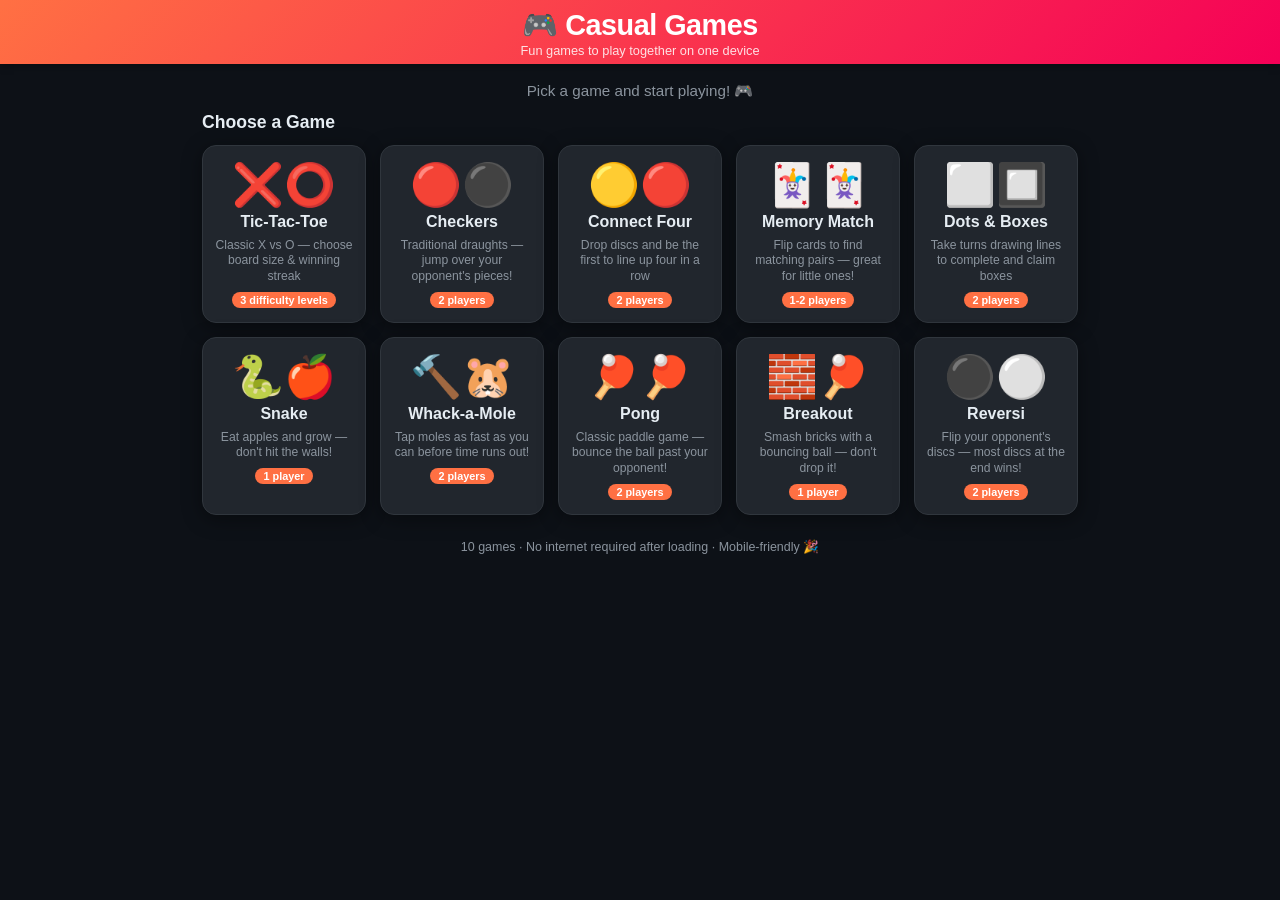
<file: index.html>
<!DOCTYPE html>
<html lang="en">
<head>
  <meta charset="UTF-8" />
  <meta name="viewport" content="width=device-width, initial-scale=1.0" />
  <title>Casual Games 🎮</title>
  <link rel="stylesheet" href="css/styles.css" />
  <style>
    .hero {
      text-align: center;
      padding: 4px 0 12px;
    }
    .hero p {
      color: var(--color-muted);
      font-size: .95rem;
      margin-top: 4px;
    }
    .section-title {
      font-size: 1.1rem;
      font-weight: 800;
      margin-bottom: 12px;
      color: var(--color-text);
    }
    footer {
      text-align: center;
      padding: 14px 16px;
      color: var(--color-muted);
      font-size: .78rem;
    }
  </style>
</head>
<body>
  <header>
    <h1>🎮 Casual Games</h1>
    <p>Fun games to play together on one device</p>
  </header>

  <main>
    <div class="hero">
      <p>Pick a game and start playing! 🎮</p>
    </div>

    <p class="section-title">Choose a Game</p>

    <div class="games-grid">

      <a class="game-card" href="games/tictactoe/">
        <span class="emoji">❌⭕</span>
        <h2>Tic-Tac-Toe</h2>
        <p>Classic X vs O — choose board size &amp; winning streak</p>
        <span class="badge">3 difficulty levels</span>
      </a>

      <a class="game-card" href="games/checkers/">
        <span class="emoji">🔴⚫</span>
        <h2>Checkers</h2>
        <p>Traditional draughts — jump over your opponent's pieces!</p>
        <span class="badge">2 players</span>
      </a>

      <a class="game-card" href="games/connect-four/">
        <span class="emoji">🟡🔴</span>
        <h2>Connect Four</h2>
        <p>Drop discs and be the first to line up four in a row</p>
        <span class="badge">2 players</span>
      </a>

      <a class="game-card" href="games/memory/">
        <span class="emoji">🃏🃏</span>
        <h2>Memory Match</h2>
        <p>Flip cards to find matching pairs — great for little ones!</p>
        <span class="badge">1-2 players</span>
      </a>

      <a class="game-card" href="games/dots-boxes/">
        <span class="emoji">⬜🔲</span>
        <h2>Dots &amp; Boxes</h2>
        <p>Take turns drawing lines to complete and claim boxes</p>
        <span class="badge">2 players</span>
      </a>

      <a class="game-card" href="games/snake/">
        <span class="emoji">🐍🍎</span>
        <h2>Snake</h2>
        <p>Eat apples and grow — don't hit the walls!</p>
        <span class="badge">1 player</span>
      </a>

      <a class="game-card" href="games/whack-a-mole/">
        <span class="emoji">🔨🐹</span>
        <h2>Whack-a-Mole</h2>
        <p>Tap moles as fast as you can before time runs out!</p>
        <span class="badge">2 players</span>
      </a>

      <a class="game-card" href="games/pong/">
        <span class="emoji">🏓🏓</span>
        <h2>Pong</h2>
        <p>Classic paddle game — bounce the ball past your opponent!</p>
        <span class="badge">2 players</span>
      </a>

      <a class="game-card" href="games/breakout/">
        <span class="emoji">🧱🏓</span>
        <h2>Breakout</h2>
        <p>Smash bricks with a bouncing ball — don't drop it!</p>
        <span class="badge">1 player</span>
      </a>

      <a class="game-card" href="games/reversi/">
        <span class="emoji">⚫⚪</span>
        <h2>Reversi</h2>
        <p>Flip your opponent's discs — most discs at the end wins!</p>
        <span class="badge">2 players</span>
      </a>

    </div>
  </main>

  <footer>
    <p>10 games · No internet required after loading · Mobile-friendly 🎉</p>
  </footer>
</body>
</html>
</file>
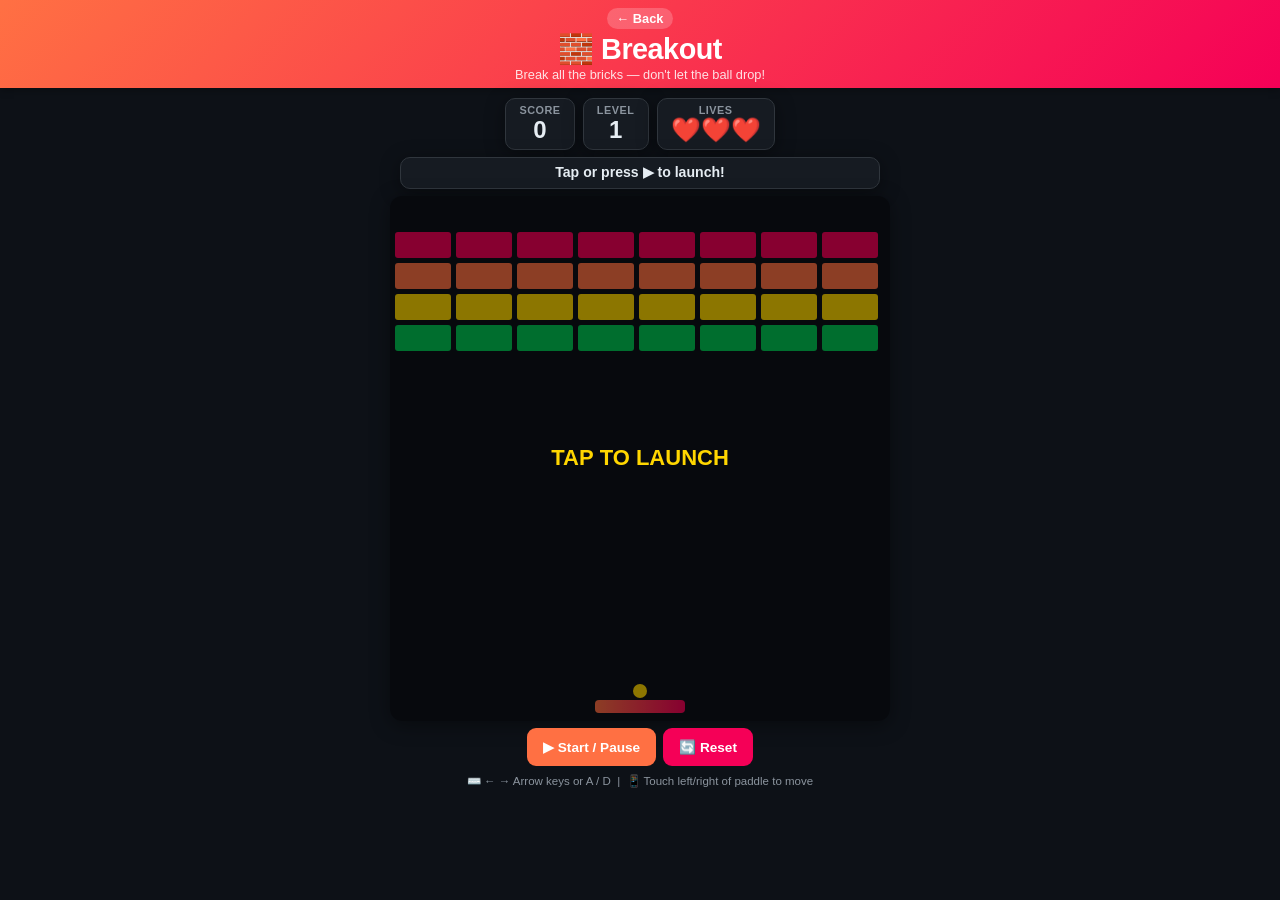
<file: games/breakout/index.html>
<!DOCTYPE html>
<html lang="en">
<head>
  <meta charset="UTF-8" />
  <meta name="viewport" content="width=device-width, initial-scale=1.0" />
  <title>Breakout 🧱</title>
  <link rel="stylesheet" href="../../css/styles.css" />
  <style>
    html, body { overflow: hidden; }

    #bk-canvas {
      display: block;
      border-radius: 12px;
      box-shadow: var(--shadow);
      touch-action: none;
    }

    .bk-hint {
      font-size: .72rem;
      color: var(--color-muted);
      text-align: center;
      max-width: 480px;
      line-height: 1.5;
    }
  </style>
</head>
<body>
  <header>
    <a class="back-link" href="../../">← Back</a>
    <h1>🧱 Breakout</h1>
    <p>Break all the bricks — don't let the ball drop!</p>
  </header>

  <main>
    <div class="game-wrapper">

      <div class="scoreboard">
        <div class="score-box">
          <div class="player-label">Score</div>
          <div class="player-score" id="bk-score">0</div>
        </div>
        <div class="score-box">
          <div class="player-label">Level</div>
          <div class="player-score" id="bk-level">1</div>
        </div>
        <div class="score-box">
          <div class="player-label">Lives</div>
          <div class="player-score" id="bk-lives">❤️❤️❤️</div>
        </div>
      </div>

      <div class="status-bar" id="bk-status">Tap or press ▶ to launch!</div>

      <canvas id="bk-canvas"></canvas>

      <div class="controls">
        <button class="btn btn-primary"   id="bk-btn-start">▶ Start / Pause</button>
        <button class="btn btn-secondary" id="bk-btn-reset">🔄 Reset</button>
      </div>

      <p class="bk-hint">⌨️ ← → Arrow keys or A / D &nbsp;|&nbsp; 📱 Touch left/right of paddle to move</p>

    </div>

    <div class="win-overlay hidden" id="bk-overlay">
      <div class="win-card">
        <div class="big-emoji" id="bk-win-emoji">🎉</div>
        <h2 id="bk-win-msg">You Win!</h2>
        <p id="bk-win-sub" style="color:var(--color-muted);font-weight:600;"></p>
        <button class="btn btn-primary" id="bk-btn-again">▶ Play Again</button>
      </div>
    </div>
  </main>

  <script>
    /* ======================================================
       Breakout — 1 player, keyboard + touch, 8 levels
       ====================================================== */

    const canvas   = document.getElementById('bk-canvas');
    const ctx      = canvas.getContext('2d');
    const statusEl = document.getElementById('bk-status');
    const overlay  = document.getElementById('bk-overlay');
    const winEmoji = document.getElementById('bk-win-emoji');
    const winMsg   = document.getElementById('bk-win-msg');
    const winSub   = document.getElementById('bk-win-sub');

    // Polyfill roundRect for older browsers
    if (!CanvasRenderingContext2D.prototype.roundRect) {
      CanvasRenderingContext2D.prototype.roundRect = function(x, y, w, h, r) {
        this.beginPath();
        this.moveTo(x + r, y);
        this.lineTo(x + w - r, y);
        this.arcTo(x + w, y, x + w, y + r, r);
        this.lineTo(x + w, y + h - r);
        this.arcTo(x + w, y + h, x + w - r, y + h, r);
        this.lineTo(x + r, y + h);
        this.arcTo(x, y + h, x, y + h - r, r);
        this.lineTo(x, y + r);
        this.arcTo(x, y, x + r, y, r);
        this.closePath();
      };
    }

    const MAX_LEVELS   = 8;
    const BRICK_COLORS = ['#f50057','#ff7043','#ffd600','#00c853','#00bcd4','#7c4dff','#e91e63'];

    let CW, CH, PADDLE_W, PADDLE_H, PADDLE_Y, BALL_R, BRICK_COLS, BRICK_ROWS, BRICK_W, BRICK_H, BRICK_PAD, BRICK_TOP;
    let paddle, ball, bricks, score, level, lives, running, paused, animId, waitServe;

    function sizeCanvas() {
      const maxW = Math.min(window.innerWidth - 16, 500);
      const maxH = window.innerHeight - 295;
      CW = maxW;
      CH = Math.max(200, Math.min(maxH, Math.floor(maxW * 1.05)));
      canvas.width  = CW;
      canvas.height = CH;
      PADDLE_W = Math.floor(CW * 0.18);
      PADDLE_H = Math.max(8, Math.floor(CH * 0.025));
      PADDLE_Y = CH - PADDLE_H - 8;
      BALL_R   = Math.max(6, Math.floor(CW * 0.014));
      BRICK_COLS = 8;
      BRICK_ROWS = Math.min(4 + (level - 1), 7);
      BRICK_PAD  = Math.max(3, Math.floor(CW * 0.01));
      BRICK_W    = Math.floor((CW - BRICK_PAD * (BRICK_COLS + 1)) / BRICK_COLS);
      BRICK_H    = Math.max(10, Math.floor(CH * 0.05));
      BRICK_TOP  = Math.floor(CH * 0.07);
    }

    function makeBricks() {
      bricks = [];
      for (let r = 0; r < BRICK_ROWS; r++) {
        for (let c = 0; c < BRICK_COLS; c++) {
          const hp = (level > 3 && r < 2) ? 2 : 1;
          bricks.push({
            x: BRICK_PAD + c * (BRICK_W + BRICK_PAD),
            y: BRICK_TOP + r * (BRICK_H + BRICK_PAD),
            w: BRICK_W, h: BRICK_H,
            hp, maxHp: hp,
            color: BRICK_COLORS[r % BRICK_COLORS.length],
            alive: true,
          });
        }
      }
    }

    function updateHUD() {
      document.getElementById('bk-score').textContent = score;
      document.getElementById('bk-level').textContent = level;
      document.getElementById('bk-lives').textContent = '❤️'.repeat(lives);
    }

    function resetBall() {
      ball = {
        x: CW / 2,
        y: PADDLE_Y - BALL_R - 2,
        vx: (Math.random() > 0.5 ? 1 : -1) * CW * 0.006,
        vy: -CH * 0.012,
      };
    }

    function startGame(keepProgress) {
      if (!keepProgress) { score = 0; level = 1; lives = 3; }
      sizeCanvas();
      paddle = { x: (CW - PADDLE_W) / 2 };
      makeBricks();
      resetBall();
      waitServe = true;
      running   = false;
      paused    = false;
      overlay.classList.add('hidden');
      updateHUD();
      draw();
      statusEl.textContent = 'Tap or press ▶ to launch!';
    }

    /* ---- Keyboard ---- */
    const keys = {};
    document.addEventListener('keydown', e => { keys[e.key] = true; });
    document.addEventListener('keyup',   e => { keys[e.key] = false; });

    /* ---- Touch: drag paddle ---- */
    canvas.addEventListener('touchmove', e => {
      e.preventDefault();
      const rect = canvas.getBoundingClientRect();
      const tx = (e.touches[0].clientX - rect.left) * (CW / rect.width);
      paddle.x = Math.max(0, Math.min(CW - PADDLE_W, tx - PADDLE_W / 2));
    }, { passive: false });

    canvas.addEventListener('touchstart', e => {
      e.preventDefault();
      if (waitServe) { serveBall(); return; }
    }, { passive: false });

    canvas.addEventListener('click', () => {
      if (waitServe) { serveBall(); return; }
      if (!running && !paused) togglePause();
    });

    function serveBall() {
      waitServe = false;
      running   = true;
      statusEl.textContent = `Level ${level} — Break the bricks!`;
      loop();
    }

    /* ---- Game loop ---- */
    function loop() {
      if (!running) return;
      update();
      draw();
      animId = requestAnimationFrame(loop);
    }

    function update() {
      const SPEED = Math.floor(CW * 0.016);
      if (keys['ArrowLeft'] || keys['a'] || keys['A'])
        paddle.x = Math.max(0, paddle.x - SPEED);
      if (keys['ArrowRight'] || keys['d'] || keys['D'])
        paddle.x = Math.min(CW - PADDLE_W, paddle.x + SPEED);

      ball.x += ball.vx;
      ball.y += ball.vy;

      // Wall bounces
      if (ball.x - BALL_R < 0)  { ball.x = BALL_R;      ball.vx =  Math.abs(ball.vx); }
      if (ball.x + BALL_R > CW) { ball.x = CW - BALL_R; ball.vx = -Math.abs(ball.vx); }
      if (ball.y - BALL_R < 0)  { ball.y = BALL_R;      ball.vy =  Math.abs(ball.vy); }

      // Paddle collision
      if (ball.vy > 0 &&
          ball.y + BALL_R >= PADDLE_Y &&
          ball.y + BALL_R <= PADDLE_Y + PADDLE_H + BALL_R &&
          ball.x >= paddle.x - BALL_R &&
          ball.x <= paddle.x + PADDLE_W + BALL_R) {
        ball.vy = -Math.abs(ball.vy);
        const hit = (ball.x - (paddle.x + PADDLE_W / 2)) / (PADDLE_W / 2);
        ball.vx += hit * CW * 0.004;
        ball.y = PADDLE_Y - BALL_R;
      }

      // Ball drops below screen
      if (ball.y - BALL_R > CH) {
        lives--;
        updateHUD();
        if (lives <= 0) { endGame(false); return; }
        running   = false;
        waitServe = true;
        cancelAnimationFrame(animId);
        resetBall();
        draw();
        statusEl.textContent = `${lives} ${lives === 1 ? 'life' : 'lives'} left — tap to continue`;
        return;
      }

      // Speed cap
      const maxV = CW * 0.022;
      ball.vx = Math.max(-maxV, Math.min(maxV, ball.vx));
      ball.vy = Math.max(-maxV, Math.min(maxV, ball.vy));
      // Minimum vertical speed so it never goes fully horizontal
      const minVY = CH * 0.007;
      if (Math.abs(ball.vy) < minVY) ball.vy = ball.vy < 0 ? -minVY : minVY;

      // Brick collisions
      let bricksLeft = 0;
      for (const b of bricks) {
        if (!b.alive) continue;
        bricksLeft++;
        if (ball.x + BALL_R > b.x && ball.x - BALL_R < b.x + b.w &&
            ball.y + BALL_R > b.y && ball.y - BALL_R < b.y + b.h) {
          b.hp--;
          if (b.hp <= 0) { b.alive = false; bricksLeft--; score += 10 * level; }
          else { score += 5; }
          updateHUD();
          // Determine bounce direction from smallest overlap
          const overlapLeft  = (ball.x + BALL_R) - b.x;
          const overlapRight = (b.x + b.w) - (ball.x - BALL_R);
          const overlapTop   = (ball.y + BALL_R) - b.y;
          const overlapBot   = (b.y + b.h) - (ball.y - BALL_R);
          if (Math.min(overlapLeft, overlapRight) < Math.min(overlapTop, overlapBot)) ball.vx = -ball.vx;
          else                                                                        ball.vy = -ball.vy;
          break;
        }
      }

      if (bricksLeft === 0) {
        level++;
        if (level > MAX_LEVELS) { endGame(true); return; }
        running   = false;
        waitServe = true;
        cancelAnimationFrame(animId);
        sizeCanvas();
        makeBricks();
        resetBall();
        draw();
        updateHUD();
        statusEl.textContent = `🎉 Level ${level} — tap to launch!`;
      }
    }

    /* ---- Drawing ---- */
    function draw() {
      ctx.fillStyle = '#0d1117';
      ctx.fillRect(0, 0, CW, CH);

      // Bricks
      for (const b of bricks) {
        if (!b.alive) continue;
        ctx.globalAlpha = b.hp < b.maxHp ? 0.45 : 1;
        ctx.fillStyle = b.color;
        ctx.beginPath();
        ctx.roundRect(b.x, b.y, b.w, b.h, 3);
        ctx.fill();
        ctx.globalAlpha = 1;
        // Show hp number for multi-hit bricks
        if (b.maxHp > 1 && b.hp === b.maxHp) {
          ctx.fillStyle = 'rgba(255,255,255,.5)';
          ctx.font = `bold ${Math.floor(b.h * .65)}px sans-serif`;
          ctx.textAlign = 'center';
          ctx.textBaseline = 'middle';
          ctx.fillText(b.hp, b.x + b.w / 2, b.y + b.h / 2);
        }
      }

      // Paddle
      const grad = ctx.createLinearGradient(paddle.x, 0, paddle.x + PADDLE_W, 0);
      grad.addColorStop(0, '#ff7043');
      grad.addColorStop(1, '#f50057');
      ctx.fillStyle = grad;
      ctx.beginPath();
      ctx.roundRect(paddle.x, PADDLE_Y, PADDLE_W, PADDLE_H, 4);
      ctx.fill();

      // Ball
      ctx.fillStyle = '#ffd600';
      ctx.beginPath();
      ctx.arc(ball.x, ball.y, BALL_R, 0, Math.PI * 2);
      ctx.fill();

      // Paused overlay
      if (paused) {
        ctx.fillStyle = 'rgba(0,0,0,.5)';
        ctx.fillRect(0, 0, CW, CH);
        ctx.fillStyle = '#fff';
        ctx.font = `bold ${Math.floor(CW * .05)}px sans-serif`;
        ctx.textAlign = 'center';
        ctx.textBaseline = 'middle';
        ctx.fillText('PAUSED', CW / 2, CH / 2);
      }

      // Serve overlay
      if (waitServe) {
        ctx.fillStyle = 'rgba(0,0,0,.45)';
        ctx.fillRect(0, 0, CW, CH);
        ctx.fillStyle = '#ffd600';
        ctx.font = `bold ${Math.floor(CW * .044)}px sans-serif`;
        ctx.textAlign = 'center';
        ctx.textBaseline = 'middle';
        ctx.fillText('TAP TO LAUNCH', CW / 2, CH / 2);
      }
    }

    function endGame(won) {
      running = false;
      cancelAnimationFrame(animId);
      winEmoji.textContent = won ? '🏆' : '💔';
      winMsg.textContent   = won ? 'All levels cleared!' : 'Game Over!';
      winSub.textContent   = `Score: ${score}`;
      statusEl.textContent = won ? '🏆 Congratulations!' : '💔 Game Over!';
      overlay.classList.remove('hidden');
    }

    function togglePause() {
      if (waitServe) { serveBall(); return; }
      if (!running && !paused) { serveBall(); return; }
      if (paused) {
        paused  = false;
        running = true;
        statusEl.textContent = `Level ${level} — Break the bricks!`;
        loop();
      } else {
        paused  = true;
        running = false;
        cancelAnimationFrame(animId);
        statusEl.textContent = 'Paused ⏸';
        draw();
      }
    }

    document.getElementById('bk-btn-start').addEventListener('click', togglePause);
    document.getElementById('bk-btn-reset').addEventListener('click', () => {
      running = false; paused = false;
      cancelAnimationFrame(animId);
      startGame(false);
    });
    document.getElementById('bk-btn-again').addEventListener('click', () => {
      running = false; paused = false;
      cancelAnimationFrame(animId);
      startGame(false);
    });

    document.addEventListener('keydown', e => {
      if (['ArrowLeft','ArrowRight',' '].includes(e.key)) e.preventDefault();
      if (e.key === ' ') togglePause();
    });

    window.addEventListener('resize', () => {
      running = false; paused = false;
      cancelAnimationFrame(animId);
      startGame(true);
    });

    startGame(false);
  </script>
</body>
</html>
</file>
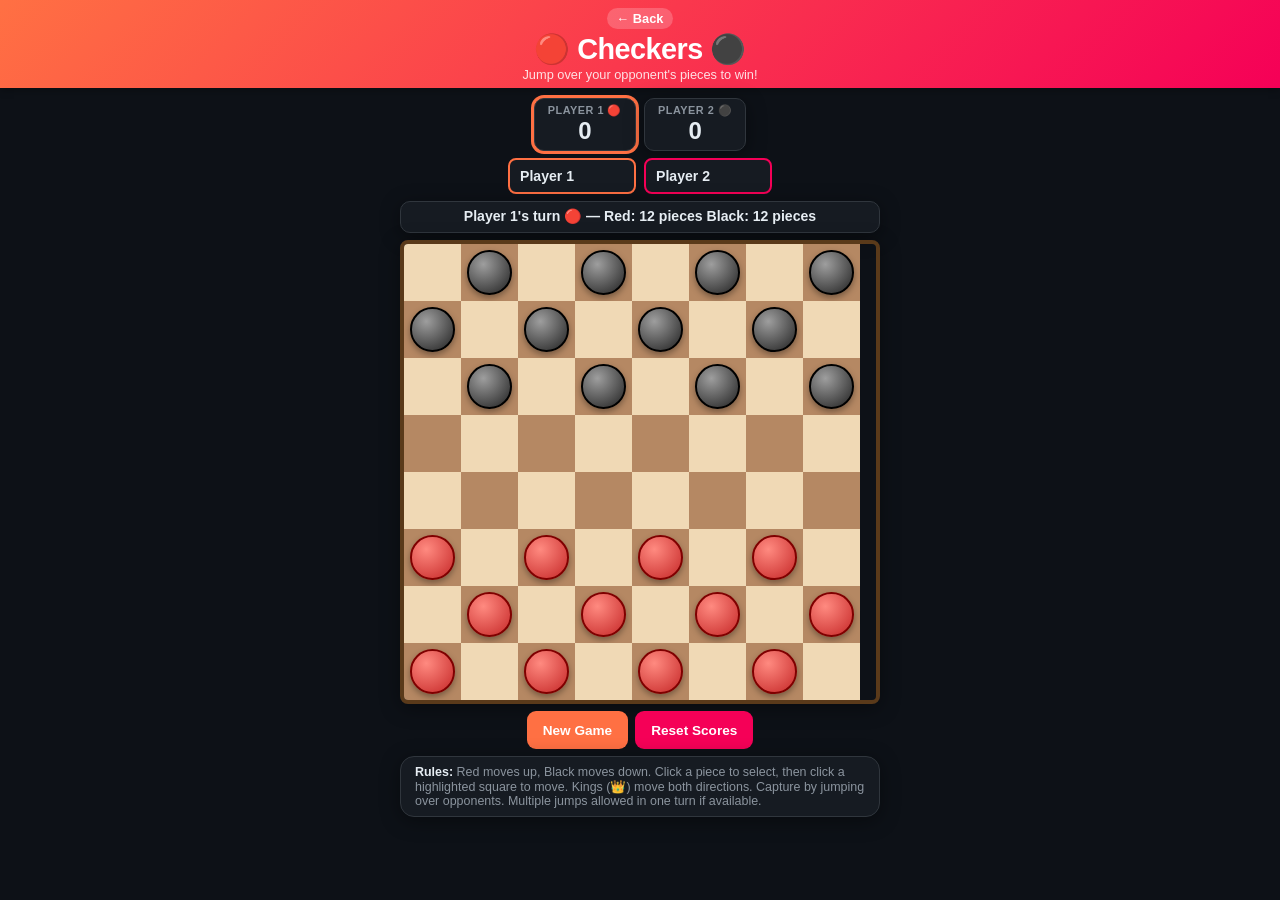
<file: games/checkers/index.html>
<!DOCTYPE html>
<html lang="en">
<head>
  <meta charset="UTF-8" />
  <meta name="viewport" content="width=device-width, initial-scale=1.0" />
  <title>Checkers 🔴</title>
  <link rel="stylesheet" href="../../css/styles.css" />
  <style>
    html, body { overflow: hidden; }

    #ck-board {
      display: grid;
      grid-template-columns: repeat(8, 1fr);
      border: 4px solid #5a3a1a;
      border-radius: 8px;
      overflow: hidden;
      box-shadow: var(--shadow);
      touch-action: manipulation;
    }

    .ck-sq {
      aspect-ratio: 1;
      display: flex;
      align-items: center;
      justify-content: center;
      position: relative;
      cursor: pointer;
    }

    .ck-sq.light { background: #f0d9b5; }
    .ck-sq.dark  { background: #b58863; }
    .ck-sq.moveable { background: #aee571; cursor: pointer; }
    .ck-sq.selected { background: #f6f669; }

    .ck-piece {
      width: 78%;
      height: 78%;
      border-radius: 50%;
      display: flex;
      align-items: center;
      justify-content: center;
      font-size: 1.3rem;
      box-shadow: 0 3px 6px rgba(0,0,0,.35);
      transition: transform .1s;
      -webkit-user-select: none;
      user-select: none;
    }

    .ck-piece.p1 {
      background: radial-gradient(circle at 35% 30%, #ff8a80, #c62828);
      border: 2px solid #7f0000;
    }

    .ck-piece.p2 {
      background: radial-gradient(circle at 35% 30%, #9e9e9e, #212121);
      border: 2px solid #000;
    }

    .ck-piece.king::after {
      content: '👑';
      font-size: .8em;
      line-height: 1;
    }

    .ck-sq:active .ck-piece { transform: scale(.9); }
  </style>
</head>
<body>
  <header>
    <a class="back-link" href="../../">← Back</a>
    <h1>🔴 Checkers ⚫</h1>
    <p>Jump over your opponent's pieces to win!</p>
  </header>

  <main>
    <div class="game-wrapper">

      <!-- Scoreboard -->
      <div class="scoreboard">
        <div class="score-box active" id="ck-score-p1">
          <div class="player-label p1-label" id="ck-label-p1">Player 1 🔴</div>
          <div class="player-score" id="ck-pts-p1">0</div>
        </div>
        <div class="score-box" id="ck-score-p2">
          <div class="player-label p2-label" id="ck-label-p2">Player 2 ⚫</div>
          <div class="player-score" id="ck-pts-p2">0</div>
        </div>
      </div>

      <!-- Names -->
      <div class="name-row">
        <input id="ck-name-p1" type="text" maxlength="12" placeholder="Player 1" value="Player 1" />
        <input id="ck-name-p2" type="text" maxlength="12" placeholder="Player 2" value="Player 2"
               style="border-color:var(--color-secondary);" />
      </div>

      <!-- Status -->
      <div class="status-bar" id="ck-status">Player 1's turn 🔴</div>

      <!-- Board -->
      <div style="width:100%;max-width:480px;">
        <div id="ck-board"></div>
      </div>

      <!-- Controls -->
      <div class="controls">
        <button class="btn btn-primary"   id="ck-btn-new">New Game</button>
        <button class="btn btn-secondary" id="ck-btn-reset">Reset Scores</button>
      </div>

      <!-- Rules hint -->
      <div style="max-width:480px;background:var(--color-surface);border:1px solid var(--color-border);border-radius:var(--radius);box-shadow:var(--shadow);padding:8px 14px;font-size:.78rem;color:var(--color-muted);">
        <strong style="color:var(--color-text)">Rules:</strong> Red moves up, Black moves down. Click a piece to select, then click a highlighted square to move.
        Kings (👑) move both directions. Capture by jumping over opponents. Multiple jumps allowed in one turn if available.
      </div>

    </div>

    <!-- Win overlay -->
    <div class="win-overlay hidden" id="ck-overlay">
      <div class="win-card">
        <div class="big-emoji" id="ck-win-emoji">🎉</div>
        <h2 id="ck-win-msg">Player 1 wins!</h2>
        <button class="btn btn-primary" id="ck-btn-again">Play Again</button>
      </div>
    </div>
  </main>

  <script>
  // Board is 8x8. Pieces only on dark squares.
  // board[row][col]: null | { player: 1|2, king: bool }
  // Player 1 = Red, starts bottom (rows 5-7), moves up (row decreases)
  // Player 2 = Black, starts top (rows 0-2), moves down (row increases)

  const SIZE = 8;
  let board, currentPlayer, selected, mustJumpFrom, gameOver;
  let scores = { 1: 0, 2: 0 };

  const boardEl   = document.getElementById('ck-board');
  const statusEl  = document.getElementById('ck-status');
  const overlay   = document.getElementById('ck-overlay');
  const winEmoji  = document.getElementById('ck-win-emoji');
  const winMsg    = document.getElementById('ck-win-msg');
  const nameP1El  = document.getElementById('ck-name-p1');
  const nameP2El  = document.getElementById('ck-name-p2');
  const labelP1El = document.getElementById('ck-label-p1');
  const labelP2El = document.getElementById('ck-label-p2');
  const scoreP1El = document.getElementById('ck-score-p1');
  const scoreP2El = document.getElementById('ck-score-p2');

  function p1() { return nameP1El.value.trim() || 'Player 1'; }
  function p2() { return nameP2El.value.trim() || 'Player 2'; }
  function nameOf(p) { return p === 1 ? p1() : p2(); }

  [nameP1El, nameP2El].forEach(el => el.addEventListener('input', () => {
    labelP1El.textContent = p1() + ' 🔴';
    labelP2El.textContent = p2() + ' ⚫';
  }));

  function initBoard() {
    board = Array.from({length: SIZE}, () => Array(SIZE).fill(null));
    for (let r = 0; r < SIZE; r++) {
      for (let c = 0; c < SIZE; c++) {
        if (isDark(r, c)) {
          if (r < 3) board[r][c] = { player: 2, king: false };
          else if (r > 4) board[r][c] = { player: 1, king: false };
        }
      }
    }
  }

  function isDark(r, c) { return (r + c) % 2 === 1; }

  function startGame() {
    initBoard();
    currentPlayer = 1;
    selected = null;
    mustJumpFrom = null;
    gameOver = false;
    overlay.classList.add('hidden');
    renderBoard();
    updateStatus();
    updateHighlight();
  }

  /* ---- Move logic ---- */
  function getMoves(r, c, jumpsOnly = false) {
    const piece = board[r][c];
    if (!piece) return [];
    const moves = [];
    const dirs = [];
    if (piece.player === 1 || piece.king) dirs.push([-1, -1], [-1, 1]); // up
    if (piece.player === 2 || piece.king) dirs.push([1, -1],  [1, 1]);  // down

    for (const [dr, dc] of dirs) {
      const nr = r + dr, nc = c + dc;
      if (!inBounds(nr, nc)) continue;
      if (!board[nr][nc]) {
        if (!jumpsOnly) moves.push({ type: 'move', to: [nr, nc], over: null });
      } else if (board[nr][nc].player !== piece.player) {
        const jr = nr + dr, jc = nc + dc;
        if (inBounds(jr, jc) && !board[jr][jc]) {
          moves.push({ type: 'jump', to: [jr, jc], over: [nr, nc] });
        }
      }
    }
    return moves;
  }

  function inBounds(r, c) { return r >= 0 && r < SIZE && c >= 0 && c < SIZE; }

  function allMovesForPlayer(p, jumpsOnly = false) {
    const all = [];
    for (let r = 0; r < SIZE; r++)
      for (let c = 0; c < SIZE; c++)
        if (board[r][c]?.player === p)
          getMoves(r, c, jumpsOnly).forEach(m => all.push({ r, c, ...m }));
    return all;
  }

  function hasJumps(p) { return allMovesForPlayer(p, true).length > 0; }

  /* ---- Render ---- */
  function renderBoard() {
    boardEl.innerHTML = '';
    const maxByW = Math.floor((Math.min(window.innerWidth, 480) - 24) / SIZE);
    const maxByH = Math.floor((window.innerHeight - 325) / SIZE);
    const sqSize = Math.max(28, Math.min(maxByW, maxByH));

    const jumpsAvail = hasJumps(currentPlayer);
    let moveableSquares = new Set();

    if (mustJumpFrom) {
      const [mr, mc] = mustJumpFrom;
      getMoves(mr, mc, true).forEach(m => moveableSquares.add(m.to.join(',')));
    } else if (selected) {
      const moves = getMoves(selected[0], selected[1], jumpsAvail);
      moves.forEach(m => moveableSquares.add(m.to.join(',')));
    }

    for (let r = 0; r < SIZE; r++) {
      for (let c = 0; c < SIZE; c++) {
        const sq = document.createElement('div');
        const dark = isDark(r, c);
        const isSel  = selected && selected[0] === r && selected[1] === c;
        const isMove = dark && moveableSquares.has(`${r},${c}`);

        sq.className = 'ck-sq ' + (!dark ? 'light' : isSel ? 'selected' : isMove ? 'moveable' : 'dark');
        sq.style.width  = sqSize + 'px';
        sq.style.height = sqSize + 'px';

        const piece = board[r][c];
        if (piece) {
          const pd = document.createElement('div');
          pd.className = 'ck-piece p' + piece.player + (piece.king ? ' king' : '');
          sq.appendChild(pd);
        }

        sq.addEventListener('click', () => handleSquareClick(r, c));
        boardEl.appendChild(sq);
      }
    }

    boardEl.style.gridTemplateColumns = `repeat(${SIZE}, ${sqSize}px)`;
  }

  function handleSquareClick(r, c) {
    if (gameOver) return;

    const piece = board[r][c];
    const jumpsAvail = hasJumps(currentPlayer);
    const activeFrom = mustJumpFrom || selected;

    // Clicking own piece
    if (piece && piece.player === currentPlayer) {
      if (mustJumpFrom) return; // must continue jump chain
      selected = [r, c];
      renderBoard();
      return;
    }

    // Clicking empty square — try to move
    if (!piece && activeFrom) {
      const [fr, fc] = activeFrom;
      const moves = getMoves(fr, fc, jumpsAvail);
      const move = moves.find(m => m.to[0] === r && m.to[1] === c);
      if (move) {
        applyMove(fr, fc, move);
        return;
      }
    }

    // Click empty non-moveable or opponent — deselect
    if (!mustJumpFrom) { selected = null; renderBoard(); }
  }

  function applyMove(fr, fc, move) {
    const piece = board[fr][fc];
    board[move.to[0]][move.to[1]] = piece;
    board[fr][fc] = null;

    if (move.over) {
      board[move.over[0]][move.over[1]] = null;
    }

    // King promotion
    if (piece.player === 1 && move.to[0] === 0) piece.king = true;
    if (piece.player === 2 && move.to[0] === SIZE - 1) piece.king = true;

    // Multi-jump check
    if (move.over) {
      const furtherJumps = getMoves(move.to[0], move.to[1], true);
      if (furtherJumps.length > 0) {
        mustJumpFrom = move.to;
        selected = move.to;
        renderBoard();
        return;
      }
    }

    mustJumpFrom = null;
    selected = null;

    // Check win
    const opponent = currentPlayer === 1 ? 2 : 1;
    const oppMoves = allMovesForPlayer(opponent);
    const oppPieces = countPieces(opponent);

    if (oppPieces === 0 || oppMoves.length === 0) {
      gameOver = true;
      scores[currentPlayer]++;
      renderBoard();
      showWin(currentPlayer);
      updateScore();
      return;
    }

    currentPlayer = opponent;
    renderBoard();
    updateStatus();
    updateHighlight();
  }

  function countPieces(p) {
    let n = 0;
    for (let r = 0; r < SIZE; r++)
      for (let c = 0; c < SIZE; c++)
        if (board[r][c]?.player === p) n++;
    return n;
  }

  function updateStatus() {
    const disc = currentPlayer === 1 ? '🔴' : '⚫';
    const cnt1 = countPieces(1), cnt2 = countPieces(2);
    statusEl.textContent = `${nameOf(currentPlayer)}'s turn ${disc} — Red: ${cnt1} pieces  Black: ${cnt2} pieces`;
  }

  function updateHighlight() {
    scoreP1El.classList.toggle('active', currentPlayer === 1);
    scoreP2El.classList.toggle('active', currentPlayer === 2);
  }

  function updateScore() {
    document.getElementById('ck-pts-p1').textContent = scores[1];
    document.getElementById('ck-pts-p2').textContent = scores[2];
    scoreP1El.classList.remove('active');
    scoreP2El.classList.remove('active');
  }

  function showWin(p) {
    winEmoji.textContent = '🏆';
    winMsg.textContent   = `${nameOf(p)} wins!`;
    statusEl.textContent = `${nameOf(p)} wins! 🏆`;
    overlay.classList.remove('hidden');
  }

  document.getElementById('ck-btn-new').addEventListener('click', startGame);
  document.getElementById('ck-btn-reset').addEventListener('click', () => {
    scores = { 1: 0, 2: 0 };
    updateScore();
    startGame();
  });
  document.getElementById('ck-btn-again').addEventListener('click', startGame);

  window.addEventListener('resize', renderBoard);
  startGame();
  </script>
</body>
</html>
</file>
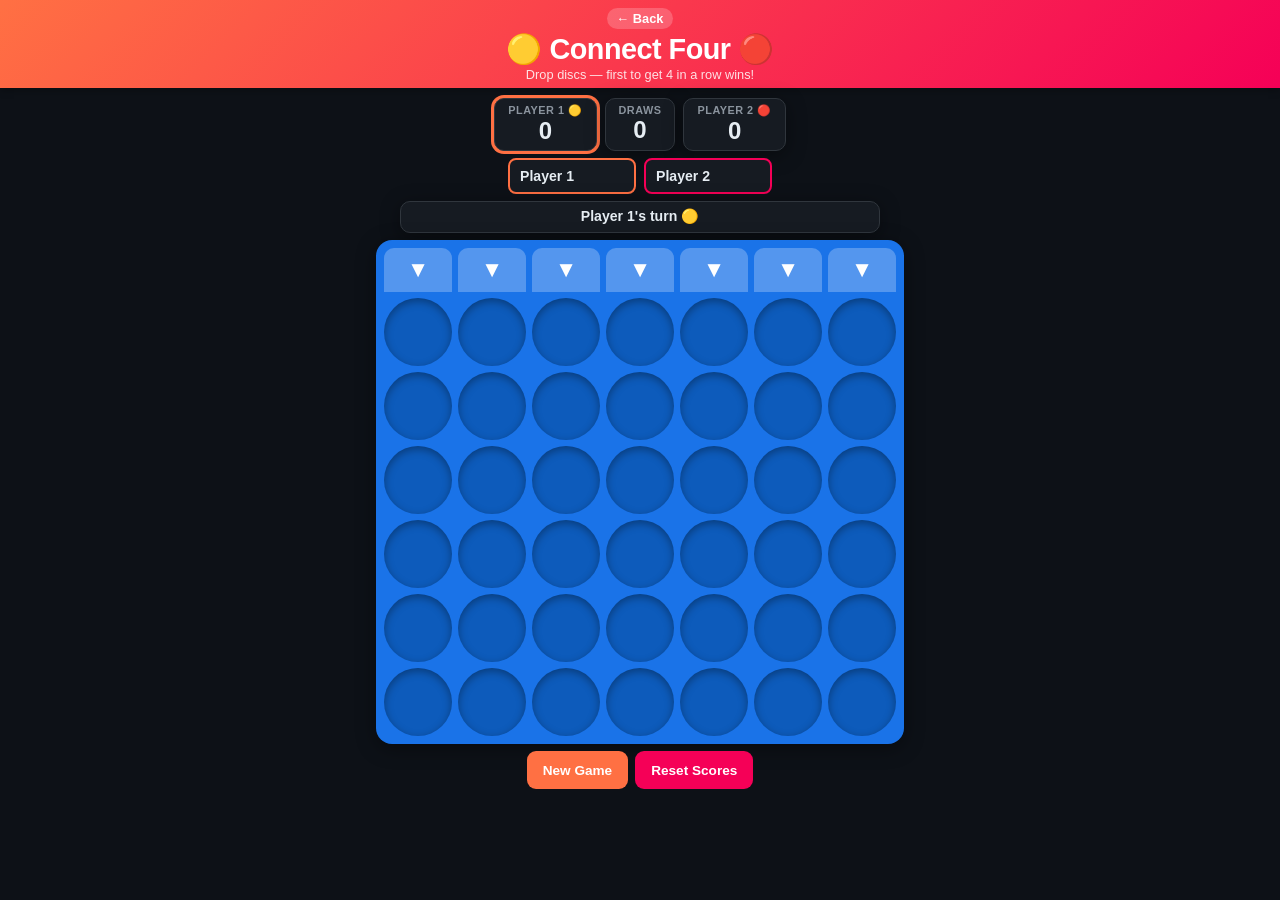
<file: games/connect-four/index.html>
<!DOCTYPE html>
<html lang="en">
<head>
  <meta charset="UTF-8" />
  <meta name="viewport" content="width=device-width, initial-scale=1.0" />
  <title>Connect Four 🟡</title>
  <link rel="stylesheet" href="../../css/styles.css" />
  <style>
    html, body { overflow: hidden; }

    #cf-board {
      background: #1a73e8;
      border-radius: 16px;
      padding: 8px;
      box-shadow: var(--shadow);
      display: inline-block;
    }

    .cf-grid {
      display: grid;
      gap: 6px;
    }

    .cf-col-btn {
      background: rgba(255,255,255,.25);
      border: none;
      border-radius: 10px 10px 0 0;
      color: #fff;
      font-size: 1.3rem;
      cursor: pointer;
      padding: 6px 0;
      min-height: 44px;
      transition: background var(--transition);
      display: flex;
      align-items: center;
      justify-content: center;
    }

    .cf-col-btn:hover {
      background: rgba(255,255,255,.4);
    }

    .cf-cell {
      border-radius: 50%;
      background: #0d5bbb;
      box-shadow: inset 0 3px 8px rgba(0,0,0,.35);
      aspect-ratio: 1;
    }

    .cf-cell.p1 {
      background: radial-gradient(circle at 35% 35%, #ffeb3b, #f9a825);
      box-shadow: inset 0 -3px 6px rgba(0,0,0,.2), 0 2px 6px rgba(0,0,0,.25);
    }

    .cf-cell.p2 {
      background: radial-gradient(circle at 35% 35%, #ff7043, #c62828);
      box-shadow: inset 0 -3px 6px rgba(0,0,0,.2), 0 2px 6px rgba(0,0,0,.25);
    }

    .cf-cell.win-cell {
      box-shadow: 0 0 0 3px #fff, inset 0 -3px 6px rgba(0,0,0,.2);
    }

    .drop-arrow { font-size: 1.4rem; }
  </style>
</head>
<body>
  <header>
    <a class="back-link" href="../../">← Back</a>
    <h1>🟡 Connect Four 🔴</h1>
    <p>Drop discs — first to get 4 in a row wins!</p>
  </header>

  <main>
    <div class="game-wrapper">

      <!-- Scoreboard -->
      <div class="scoreboard">
        <div class="score-box active" id="cf-score-p1">
          <div class="player-label p1-label" id="cf-label-p1">Player 1 🟡</div>
          <div class="player-score" id="cf-pts-p1">0</div>
        </div>
        <div class="score-box">
          <div class="player-label">Draws</div>
          <div class="player-score" id="cf-pts-draw">0</div>
        </div>
        <div class="score-box" id="cf-score-p2">
          <div class="player-label p2-label" id="cf-label-p2">Player 2 🔴</div>
          <div class="player-score" id="cf-pts-p2">0</div>
        </div>
      </div>

      <!-- Player names -->
      <div class="name-row">
        <input id="cf-name-p1" type="text" maxlength="12" placeholder="Player 1" value="Player 1" />
        <input id="cf-name-p2" type="text" maxlength="12" placeholder="Player 2" value="Player 2"
               style="border-color:var(--color-secondary);" />
      </div>

      <!-- Status -->
      <div class="status-bar" id="cf-status">Player 1's turn 🟡</div>

      <!-- Board -->
      <div id="cf-board">
        <!-- column drop buttons -->
        <div id="cf-col-btns" style="display:grid;gap:6px;margin-bottom:6px;"></div>
        <!-- grid cells -->
        <div class="cf-grid" id="cf-grid"></div>
      </div>

      <!-- Controls -->
      <div class="controls">
        <button class="btn btn-primary"   id="cf-btn-new">New Game</button>
        <button class="btn btn-secondary" id="cf-btn-reset">Reset Scores</button>
      </div>

    </div>

    <!-- Win overlay -->
    <div class="win-overlay hidden" id="cf-overlay">
      <div class="win-card">
        <div class="big-emoji" id="cf-win-emoji">🎉</div>
        <h2 id="cf-win-msg">Player 1 wins!</h2>
        <button class="btn btn-primary" id="cf-btn-again">Play Again</button>
      </div>
    </div>
  </main>

  <script>
    const ROWS = 6, COLS = 7, WIN = 4;

    // grid[row][col]: 0=empty, 1=p1, 2=p2
    let grid, currentPlayer, gameOver;
    let scores = { 1: 0, 2: 0, draw: 0 };
    let winCells = [];

    const statusEl  = document.getElementById('cf-status');
    const overlay   = document.getElementById('cf-overlay');
    const winEmoji  = document.getElementById('cf-win-emoji');
    const winMsg    = document.getElementById('cf-win-msg');
    const cfGrid    = document.getElementById('cf-grid');
    const colBtns   = document.getElementById('cf-col-btns');
    const nameP1El  = document.getElementById('cf-name-p1');
    const nameP2El  = document.getElementById('cf-name-p2');
    const labelP1El = document.getElementById('cf-label-p1');
    const labelP2El = document.getElementById('cf-label-p2');
    const scoreP1El = document.getElementById('cf-score-p1');
    const scoreP2El = document.getElementById('cf-score-p2');

    function p1() { return nameP1El.value.trim() || 'Player 1'; }
    function p2() { return nameP2El.value.trim() || 'Player 2'; }
    function nameOf(p) { return p === 1 ? p1() : p2(); }

    [nameP1El, nameP2El].forEach(el => el.addEventListener('input', updateLabels));
    function updateLabels() {
      labelP1El.textContent = p1() + ' 🟡';
      labelP2El.textContent = p2() + ' 🔴';
    }

    function startGame() {
      grid = Array.from({length: ROWS}, () => Array(COLS).fill(0));
      currentPlayer = 1;
      gameOver = false;
      winCells = [];
      overlay.classList.add('hidden');
      renderBoard();
      updateStatus();
      updateHighlight();
    }

    /* ---- Cell size ---- */
    function cellSize() {
      const vw = Math.min(window.innerWidth, 520);
      const maxByW = Math.floor((vw - 40) / COLS);
      const maxByH = Math.floor((window.innerHeight - 310) / (ROWS + 1));
      return Math.max(24, Math.min(maxByW, maxByH));
    }

    function renderBoard() {
      const cs = cellSize();

      // Col drop buttons
      colBtns.style.gridTemplateColumns = `repeat(${COLS}, ${cs}px)`;
      colBtns.innerHTML = '';
      for (let c = 0; c < COLS; c++) {
        const btn = document.createElement('button');
        btn.className = 'cf-col-btn';
        btn.style.width = cs + 'px';
        btn.innerHTML = `<span class="drop-arrow">▼</span>`;
        btn.setAttribute('aria-label', `Drop in column ${c + 1}`);
        btn.addEventListener('click', () => dropDisc(c));
        colBtns.appendChild(btn);
      }

      // Grid cells
      cfGrid.style.gridTemplateColumns = `repeat(${COLS}, ${cs}px)`;
      cfGrid.innerHTML = '';
      for (let r = 0; r < ROWS; r++) {
        for (let c = 0; c < COLS; c++) {
          const cell = document.createElement('div');
          const p = grid[r][c];
          const isWin = winCells.some(([wr, wc]) => wr === r && wc === c);
          cell.className = 'cf-cell'
            + (p === 1 ? ' p1' : p === 2 ? ' p2' : '')
            + (isWin ? ' win-cell' : '');
          cell.style.width  = cs + 'px';
          cell.style.height = cs + 'px';
          cfGrid.appendChild(cell);
        }
      }
    }

    function dropDisc(col) {
      if (gameOver) return;
      // Find lowest empty row in column
      let row = -1;
      for (let r = ROWS - 1; r >= 0; r--) {
        if (grid[r][col] === 0) { row = r; break; }
      }
      if (row === -1) return; // column full

      grid[row][col] = currentPlayer;

      const line = checkWin(row, col);
      if (line) {
        gameOver = true;
        winCells = line;
        scores[currentPlayer]++;
        renderBoard();
        showWin(currentPlayer);
        updateScore();
        return;
      }

      if (grid[0].every(v => v !== 0)) {
        gameOver = true;
        scores.draw++;
        renderBoard();
        showDraw();
        updateScore();
        return;
      }

      currentPlayer = currentPlayer === 1 ? 2 : 1;
      renderBoard();
      updateStatus();
      updateHighlight();
    }

    function checkWin(row, col) {
      const p = grid[row][col];
      const dirs = [[0,1],[1,0],[1,1],[1,-1]];
      for (const [dr, dc] of dirs) {
        let cells = [[row, col]];
        for (let d of [-1, 1]) {
          let r = row + dr * d, c = col + dc * d;
          while (r >= 0 && r < ROWS && c >= 0 && c < COLS && grid[r][c] === p) {
            cells.push([r, c]);
            r += dr * d; c += dc * d;
          }
        }
        if (cells.length >= WIN) return cells;
      }
      return null;
    }

    function updateStatus() {
      const disc = currentPlayer === 1 ? '🟡' : '🔴';
      statusEl.textContent = `${nameOf(currentPlayer)}'s turn ${disc}`;
    }

    function updateHighlight() {
      scoreP1El.classList.toggle('active', currentPlayer === 1);
      scoreP2El.classList.toggle('active', currentPlayer === 2);
    }

    function updateScore() {
      document.getElementById('cf-pts-p1').textContent   = scores[1];
      document.getElementById('cf-pts-p2').textContent   = scores[2];
      document.getElementById('cf-pts-draw').textContent = scores.draw;
      scoreP1El.classList.remove('active');
      scoreP2El.classList.remove('active');
    }

    function showWin(p) {
      winEmoji.textContent = p === 1 ? '🏆' : '🎉';
      winMsg.textContent   = `${nameOf(p)} wins!`;
      statusEl.textContent = `${nameOf(p)} wins! 🎉`;
      overlay.classList.remove('hidden');
    }

    function showDraw() {
      winEmoji.textContent = '🤝';
      winMsg.textContent   = "It's a draw!";
      statusEl.textContent = "It's a draw! 🤝";
      overlay.classList.remove('hidden');
    }

    document.getElementById('cf-btn-new').addEventListener('click', startGame);
    document.getElementById('cf-btn-reset').addEventListener('click', () => {
      scores = { 1: 0, 2: 0, draw: 0 };
      updateScore();
      startGame();
    });
    document.getElementById('cf-btn-again').addEventListener('click', startGame);

    window.addEventListener('resize', renderBoard);
    startGame();
  </script>
</body>
</html>
</file>
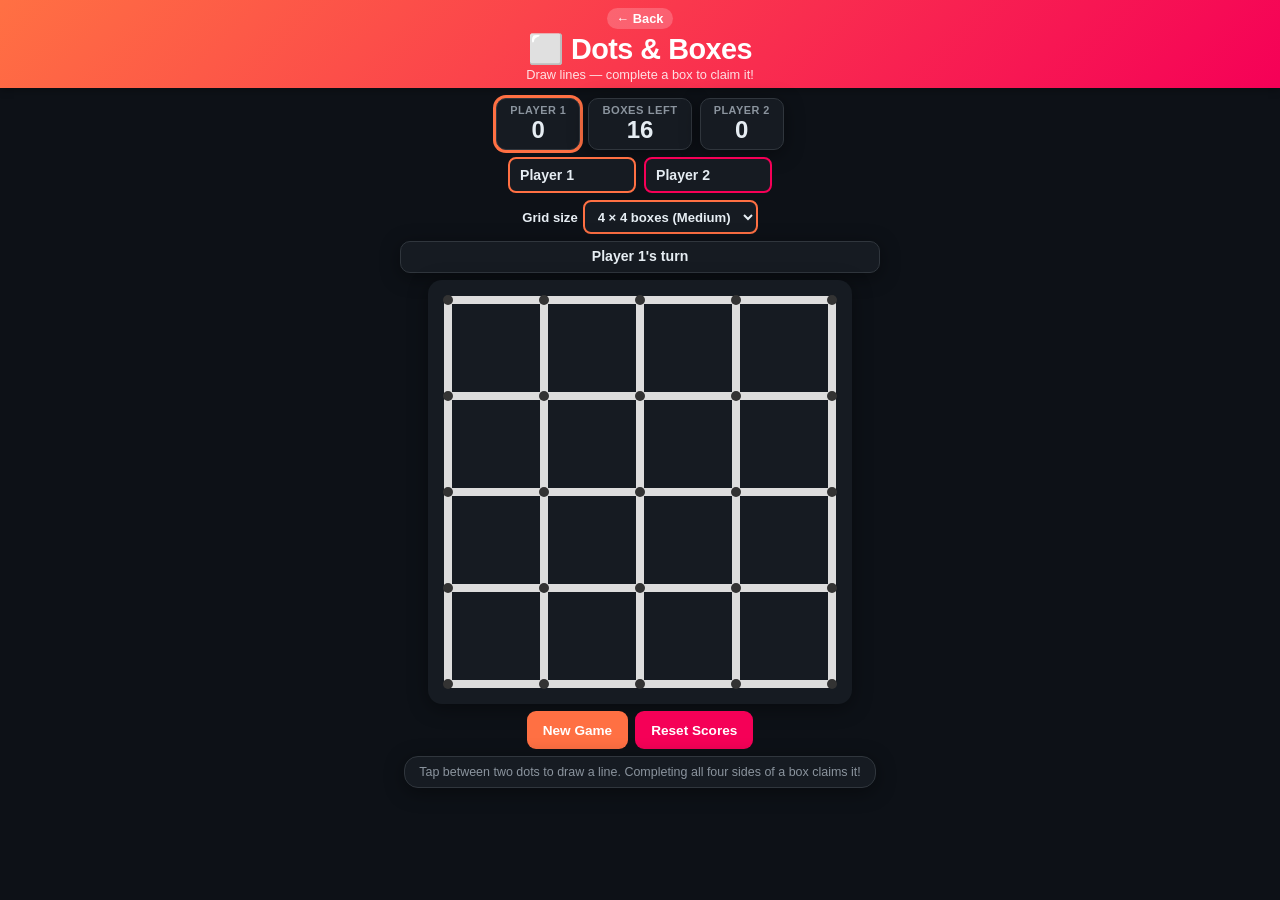
<file: games/dots-boxes/index.html>
<!DOCTYPE html>
<html lang="en">
<head>
  <meta charset="UTF-8" />
  <meta name="viewport" content="width=device-width, initial-scale=1.0" />
  <title>Dots &amp; Boxes ⬜</title>
  <link rel="stylesheet" href="../../css/styles.css" />
  <style>
    html, body { overflow: hidden; }

    #db-canvas-wrap {
      background: var(--color-surface);
      border-radius: var(--radius);
      box-shadow: var(--shadow);
      display: inline-block;
      touch-action: manipulation;
      overflow: hidden;
    }

    canvas {
      display: block;
    }

    .db-hint {
      background: var(--color-surface);
      border: 1px solid var(--color-border);
      border-radius: var(--radius);
      box-shadow: var(--shadow);
      padding: 8px 14px;
      font-size: .78rem;
      color: var(--color-muted);
      max-width: 480px;
      text-align: center;
    }
  </style>
</head>
<body>
  <header>
    <a class="back-link" href="../../">← Back</a>
    <h1>⬜ Dots &amp; Boxes</h1>
    <p>Draw lines — complete a box to claim it!</p>
  </header>

  <main>
    <div class="game-wrapper">

      <!-- Scoreboard -->
      <div class="scoreboard">
        <div class="score-box active" id="db-score-p1">
          <div class="player-label p1-label" id="db-label-p1">Player 1</div>
          <div class="player-score" id="db-pts-p1">0</div>
        </div>
        <div class="score-box">
          <div class="player-label" style="font-size:.7rem">Boxes left</div>
          <div class="player-score" id="db-left">0</div>
        </div>
        <div class="score-box" id="db-score-p2">
          <div class="player-label p2-label" id="db-label-p2">Player 2</div>
          <div class="player-score" id="db-pts-p2">0</div>
        </div>
      </div>

      <!-- Names -->
      <div class="name-row">
        <input id="db-name-p1" type="text" maxlength="12" placeholder="Player 1" value="Player 1" />
        <input id="db-name-p2" type="text" maxlength="12" placeholder="Player 2" value="Player 2"
               style="border-color:var(--color-secondary);" />
      </div>

      <!-- Config -->
      <div style="display:flex;flex-wrap:wrap;gap:10px;justify-content:center;">
        <label>
          Grid size
          <select id="db-size">
            <option value="3">3 × 3 boxes (Easy)</option>
            <option value="4" selected>4 × 4 boxes (Medium)</option>
            <option value="5">5 × 5 boxes (Hard)</option>
            <option value="6">6 × 6 boxes (Expert)</option>
          </select>
        </label>
      </div>

      <!-- Status -->
      <div class="status-bar" id="db-status">Player 1's turn</div>

      <!-- Canvas -->
      <div id="db-canvas-wrap">
        <canvas id="db-canvas"></canvas>
      </div>

      <!-- Controls -->
      <div class="controls">
        <button class="btn btn-primary"   id="db-btn-new">New Game</button>
        <button class="btn btn-secondary" id="db-btn-reset">Reset Scores</button>
      </div>

      <p class="db-hint">Tap between two dots to draw a line. Completing all four sides of a box claims it!</p>

    </div>

    <!-- Win overlay -->
    <div class="win-overlay hidden" id="db-overlay">
      <div class="win-card">
        <div class="big-emoji" id="db-win-emoji">🎉</div>
        <h2 id="db-win-msg">Player 1 wins!</h2>
        <p id="db-win-sub" style="color:var(--color-muted);"></p>
        <button class="btn btn-primary" id="db-btn-again">Play Again</button>
      </div>
    </div>
  </main>

  <script>
  // Grid of N×N boxes means (N+1)×(N+1) dots
  // hLines[row][col]: drawn horizontal line between dot(row,col) and dot(row,col+1)  -- N+1 rows, N cols
  // vLines[row][col]: drawn vertical   line between dot(row,col) and dot(row+1,col)  -- N rows, N+1 cols
  // boxes[row][col]:  owner of box (0=none, 1=p1, 2=p2)                              -- N×N

  let N, hLines, vLines, boxes, currentPlayer, scores, gameOver;
  scores = { 1: 0, 2: 0 };

  const canvas   = document.getElementById('db-canvas');
  const ctx      = canvas.getContext('2d');
  const statusEl = document.getElementById('db-status');
  const overlay  = document.getElementById('db-overlay');
  const winEmoji = document.getElementById('db-win-emoji');
  const winMsg   = document.getElementById('db-win-msg');
  const winSub   = document.getElementById('db-win-sub');
  const nameP1El = document.getElementById('db-name-p1');
  const nameP2El = document.getElementById('db-name-p2');
  const labelP1El= document.getElementById('db-label-p1');
  const labelP2El= document.getElementById('db-label-p2');
  const scoreP1El= document.getElementById('db-score-p1');
  const scoreP2El= document.getElementById('db-score-p2');
  const sizeEl   = document.getElementById('db-size');

  function p1() { return nameP1El.value.trim() || 'Player 1'; }
  function p2() { return nameP2El.value.trim() || 'Player 2'; }
  function nameOf(p) { return p === 1 ? p1() : p2(); }

  [nameP1El, nameP2El].forEach(el => el.addEventListener('input', () => {
    labelP1El.textContent = p1();
    labelP2El.textContent = p2();
  }));

  /* ---- Layout ---- */
  function cellSize() {
    const vw = Math.min(window.innerWidth, 520);
    const maxByW = Math.floor((vw - 40) / (N + 1));
    const maxByH = Math.floor((window.innerHeight - 350) / (N + 1));
    return Math.max(28, Math.min(maxByW, maxByH));
  }

  const DOT_R    = 5;
  const LINE_W   = 8;
  const HIT_ZONE = 18; // px either side of line midpoint

  function canvasMetrics() {
    const cs = cellSize();
    const pad = 20;
    const total = pad * 2 + cs * N;
    return { cs, pad, total };
  }

  /* ---- Init ---- */
  function startGame() {
    N = parseInt(sizeEl.value);
    hLines = Array.from({length: N + 1}, () => Array(N).fill(0));
    vLines = Array.from({length: N},     () => Array(N + 1).fill(0));
    boxes  = Array.from({length: N},     () => Array(N).fill(0));
    currentPlayer = 1;
    gameOver = false;
    overlay.classList.add('hidden');
    resizeCanvas();
    draw();
    updateStatus();
    updateHighlight();
    updateLeft();
  }

  function resizeCanvas() {
    const { total } = canvasMetrics();
    canvas.width  = total;
    canvas.height = total;
  }

  /* ---- Drawing ---- */
  const COLORS = {
    dot:   '#333',
    empty: '#ddd',
    p1:    '#FF6B35',
    p2:    '#EF2D56',
    box1:  'rgba(255,107,53,.15)',
    box2:  'rgba(239,45,86,.15)',
    label1:'#FF6B35',
    label2:'#EF2D56',
  };

  function draw() {
    ctx.clearRect(0, 0, canvas.width, canvas.height);
    const { cs, pad } = canvasMetrics();

    // Boxes
    for (let r = 0; r < N; r++) {
      for (let c = 0; c < N; c++) {
        if (boxes[r][c]) {
          ctx.fillStyle = boxes[r][c] === 1 ? COLORS.box1 : COLORS.box2;
          ctx.fillRect(pad + c * cs, pad + r * cs, cs, cs);
          ctx.fillStyle = boxes[r][c] === 1 ? COLORS.label1 : COLORS.label2;
          ctx.font = `bold ${Math.floor(cs * .35)}px sans-serif`;
          ctx.textAlign = 'center';
          ctx.textBaseline = 'middle';
          ctx.fillText(boxes[r][c] === 1 ? '1' : '2',
            pad + c * cs + cs / 2,
            pad + r * cs + cs / 2);
        }
      }
    }

    // Horizontal lines
    for (let r = 0; r <= N; r++) {
      for (let c = 0; c < N; c++) {
        const x1 = pad + c * cs, y1 = pad + r * cs;
        const x2 = pad + (c + 1) * cs;
        ctx.lineWidth  = LINE_W;
        ctx.lineCap    = 'round';
        ctx.strokeStyle = hLines[r][c] ? (hLines[r][c] === 1 ? COLORS.p1 : COLORS.p2) : COLORS.empty;
        ctx.beginPath();
        ctx.moveTo(x1, y1);
        ctx.lineTo(x2, y1);
        ctx.stroke();
      }
    }

    // Vertical lines
    for (let r = 0; r < N; r++) {
      for (let c = 0; c <= N; c++) {
        const x1 = pad + c * cs, y1 = pad + r * cs;
        const y2 = pad + (r + 1) * cs;
        ctx.lineWidth  = LINE_W;
        ctx.lineCap    = 'round';
        ctx.strokeStyle = vLines[r][c] ? (vLines[r][c] === 1 ? COLORS.p1 : COLORS.p2) : COLORS.empty;
        ctx.beginPath();
        ctx.moveTo(x1, y1);
        ctx.lineTo(x1, y2);
        ctx.stroke();
      }
    }

    // Dots
    for (let r = 0; r <= N; r++) {
      for (let c = 0; c <= N; c++) {
        ctx.fillStyle = COLORS.dot;
        ctx.beginPath();
        ctx.arc(pad + c * cs, pad + r * cs, DOT_R, 0, Math.PI * 2);
        ctx.fill();
      }
    }
  }

  /* ---- Hit detection ---- */
  function getLineFromPoint(px, py) {
    const { cs, pad } = canvasMetrics();
    const hz = HIT_ZONE;

    // Horizontal lines: midpoint at (pad + c*cs + cs/2, pad + r*cs)
    for (let r = 0; r <= N; r++) {
      for (let c = 0; c < N; c++) {
        const mx = pad + c * cs + cs / 2;
        const my = pad + r * cs;
        if (Math.abs(px - mx) <= cs / 2 && Math.abs(py - my) <= hz) {
          return { type: 'h', r, c };
        }
      }
    }
    // Vertical lines: midpoint at (pad + c*cs, pad + r*cs + cs/2)
    for (let r = 0; r < N; r++) {
      for (let c = 0; c <= N; c++) {
        const mx = pad + c * cs;
        const my = pad + r * cs + cs / 2;
        if (Math.abs(px - mx) <= hz && Math.abs(py - my) <= cs / 2) {
          return { type: 'v', r, c };
        }
      }
    }
    return null;
  }

  function getEventPos(e) {
    const rect = canvas.getBoundingClientRect();
    const scaleX = canvas.width  / rect.width;
    const scaleY = canvas.height / rect.height;
    const src = e.touches ? e.touches[0] : e;
    return {
      x: (src.clientX - rect.left) * scaleX,
      y: (src.clientY - rect.top)  * scaleY,
    };
  }

  function handleInput(e) {
    if (gameOver) return;
    e.preventDefault();
    const { x, y } = getEventPos(e);
    const line = getLineFromPoint(x, y);
    if (!line) return;

    if (line.type === 'h') {
      if (hLines[line.r][line.c]) return;
      hLines[line.r][line.c] = currentPlayer;
    } else {
      if (vLines[line.r][line.c]) return;
      vLines[line.r][line.c] = currentPlayer;
    }

    const scored = checkBoxes();
    draw();
    updateLeft();

    // Check game over
    if (totalBoxesClaimed() === N * N) {
      gameOver = true;
      endGame();
      return;
    }

    if (!scored) {
      currentPlayer = currentPlayer === 1 ? 2 : 1;
    }
    updateStatus();
    updateHighlight();
  }

  function checkBoxes() {
    let scored = false;
    for (let r = 0; r < N; r++) {
      for (let c = 0; c < N; c++) {
        if (!boxes[r][c] &&
            hLines[r][c] && hLines[r + 1][c] &&
            vLines[r][c] && vLines[r][c + 1]) {
          boxes[r][c] = currentPlayer;
          document.getElementById('db-pts-p' + currentPlayer).textContent =
            ++scores[currentPlayer];
          scored = true;
        }
      }
    }
    return scored;
  }

  function totalBoxesClaimed() {
    return boxes.flat().filter(v => v).length;
  }

  function endGame() {
    const s1 = scores[1], s2 = scores[2];
    let winner;
    if (s1 > s2) winner = 1;
    else if (s2 > s1) winner = 2;
    else winner = 0;

    if (winner === 0) {
      winEmoji.textContent = '🤝';
      winMsg.textContent   = "It's a tie!";
      winSub.textContent   = `Both claimed ${s1} boxes!`;
    } else {
      winEmoji.textContent = '🎉';
      winMsg.textContent   = `${nameOf(winner)} wins!`;
      winSub.textContent   = `${scores[winner]} boxes vs ${scores[winner === 1 ? 2 : 1]}`;
    }
    overlay.classList.remove('hidden');
  }

  function updateStatus() {
    statusEl.textContent = `${nameOf(currentPlayer)}'s turn`;
  }

  function updateHighlight() {
    scoreP1El.classList.toggle('active', currentPlayer === 1);
    scoreP2El.classList.toggle('active', currentPlayer === 2);
  }

  function updateLeft() {
    document.getElementById('db-left').textContent = N * N - totalBoxesClaimed();
  }

  canvas.addEventListener('click',      handleInput);
  canvas.addEventListener('touchstart', handleInput, { passive: false });

  document.getElementById('db-btn-new').addEventListener('click', () => {
    scores = { 1: 0, 2: 0 };
    document.getElementById('db-pts-p1').textContent = 0;
    document.getElementById('db-pts-p2').textContent = 0;
    startGame();
  });
  document.getElementById('db-btn-reset').addEventListener('click', () => {
    scores = { 1: 0, 2: 0 };
    document.getElementById('db-pts-p1').textContent = 0;
    document.getElementById('db-pts-p2').textContent = 0;
    startGame();
  });
  document.getElementById('db-btn-again').addEventListener('click', () => {
    scores = { 1: 0, 2: 0 };
    document.getElementById('db-pts-p1').textContent = 0;
    document.getElementById('db-pts-p2').textContent = 0;
    startGame();
  });
  sizeEl.addEventListener('change', () => {
    scores = { 1: 0, 2: 0 };
    document.getElementById('db-pts-p1').textContent = 0;
    document.getElementById('db-pts-p2').textContent = 0;
    startGame();
  });

  window.addEventListener('resize', () => { resizeCanvas(); draw(); });
  startGame();
  </script>
</body>
</html>
</file>
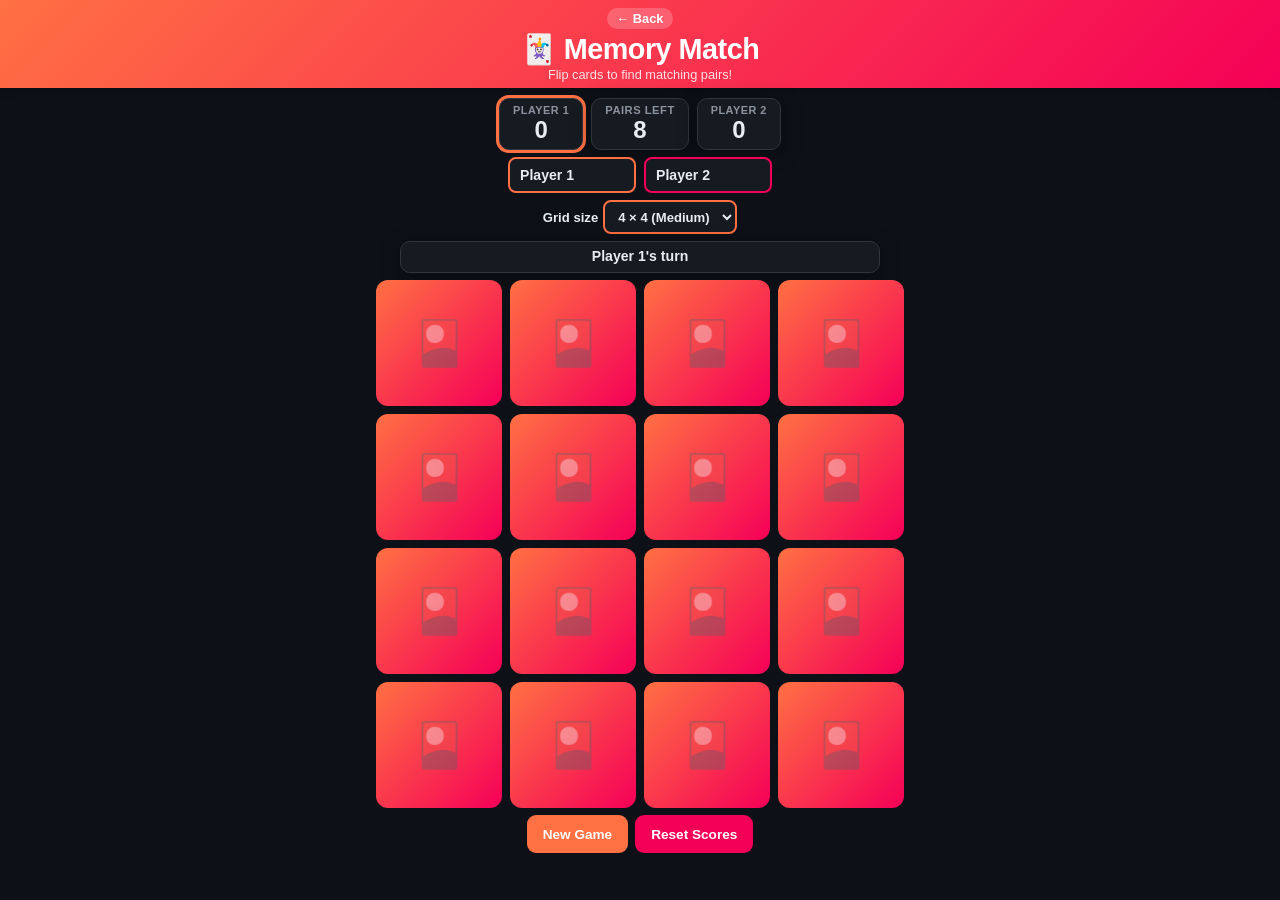
<file: games/memory/index.html>
<!DOCTYPE html>
<html lang="en">
<head>
  <meta charset="UTF-8" />
  <meta name="viewport" content="width=device-width, initial-scale=1.0" />
  <title>Memory Match 🃏</title>
  <link rel="stylesheet" href="../../css/styles.css" />
  <style>
    html, body { overflow: hidden; }

    #mem-grid {
      display: grid;
      gap: 8px;
      touch-action: manipulation;
    }

    .mem-card {
      border-radius: 12px;
      cursor: pointer;
      position: relative;
      perspective: 600px;
      aspect-ratio: 1;
      -webkit-user-select: none;
      user-select: none;
    }

    .mem-card-inner {
      position: absolute;
      inset: 0;
      transform-style: preserve-3d;
      transition: transform .4s ease;
      border-radius: 12px;
    }

    .mem-card.flipped .mem-card-inner,
    .mem-card.matched .mem-card-inner {
      transform: rotateY(180deg);
    }

    .mem-face, .mem-back {
      position: absolute;
      inset: 0;
      border-radius: 12px;
      display: flex;
      align-items: center;
      justify-content: center;
      backface-visibility: hidden;
      -webkit-backface-visibility: hidden;
    }

    .mem-back {
      background: linear-gradient(135deg, var(--color-primary), var(--color-secondary));
      font-size: 2rem;
      color: rgba(255,255,255,.4);
    }

    .mem-face {
      background: #fff;
      box-shadow: var(--shadow);
      transform: rotateY(180deg);
    }

    .mem-card.matched .mem-face {
      background: #f0fff4;
      box-shadow: 0 0 0 3px var(--color-accent);
    }

    .config-grid {
      display: flex;
      flex-wrap: wrap;
      gap: 10px;
      justify-content: center;
    }
  </style>
</head>
<body>
  <header>
    <a class="back-link" href="../../">← Back</a>
    <h1>🃏 Memory Match</h1>
    <p>Flip cards to find matching pairs!</p>
  </header>

  <main>
    <div class="game-wrapper">

      <!-- Scoreboard (turns per player) -->
      <div class="scoreboard">
        <div class="score-box active" id="mem-score-p1">
          <div class="player-label p1-label" id="mem-label-p1">Player 1</div>
          <div class="player-score" id="mem-pts-p1">0</div>
        </div>
        <div class="score-box">
          <div class="player-label" style="font-size:.7rem;">Pairs left</div>
          <div class="player-score" id="mem-pairs-left">0</div>
        </div>
        <div class="score-box" id="mem-score-p2">
          <div class="player-label p2-label" id="mem-label-p2">Player 2</div>
          <div class="player-score" id="mem-pts-p2">0</div>
        </div>
      </div>

      <!-- Names -->
      <div class="name-row">
        <input id="mem-name-p1" type="text" maxlength="12" placeholder="Player 1" value="Player 1" />
        <input id="mem-name-p2" type="text" maxlength="12" placeholder="Player 2" value="Player 2"
               style="border-color:var(--color-secondary);" />
      </div>

      <!-- Config -->
      <div class="config-grid">
        <label>
          Grid size
          <select id="mem-size">
            <option value="4x3">4 × 3 (Easy)</option>
            <option value="4x4" selected>4 × 4 (Medium)</option>
            <option value="5x4">5 × 4 (Hard)</option>
            <option value="6x5">6 × 5 (Expert)</option>
          </select>
        </label>
      </div>

      <!-- Status -->
      <div class="status-bar" id="mem-status">Player 1's turn</div>

      <!-- Grid -->
      <div id="mem-grid"></div>

      <!-- Controls -->
      <div class="controls">
        <button class="btn btn-primary"   id="mem-btn-new">New Game</button>
        <button class="btn btn-secondary" id="mem-btn-reset">Reset Scores</button>
      </div>

    </div>

    <!-- Win overlay -->
    <div class="win-overlay hidden" id="mem-overlay">
      <div class="win-card">
        <div class="big-emoji" id="mem-win-emoji">🎉</div>
        <h2 id="mem-win-msg">Player 1 wins!</h2>
        <p id="mem-win-sub" style="color:var(--color-muted);"></p>
        <button class="btn btn-primary" id="mem-btn-again">Play Again</button>
      </div>
    </div>
  </main>

  <script>
    // Emoji pairs pool
    const EMOJI_POOL = [
      '🐶','🐱','🐭','🐹','🐰','🦊','🐻','🐼','🐨','🐯',
      '🦁','🐮','🐸','🐵','🐔','🐧','🐦','🦆','🦉','🦇',
      '🐝','🐛','🦋','🐌','🐞','🐜','🦗','🕷','🦂','🦀',
      '🍎','🍊','🍋','🍇','🍓','🍒','🍑','🥝','🍍','🥑',
      '⭐','🌙','☀️','🌈','❄️','🔥','💧','🌸','🌺','🎈',
    ];

    let cols, rows, cards, flipped, matched, currentPlayer, scores, locked;
    scores = { 1: 0, 2: 0 };

    const gridEl    = document.getElementById('mem-grid');
    const statusEl  = document.getElementById('mem-status');
    const overlay   = document.getElementById('mem-overlay');
    const winEmoji  = document.getElementById('mem-win-emoji');
    const winMsg    = document.getElementById('mem-win-msg');
    const winSub    = document.getElementById('mem-win-sub');
    const nameP1El  = document.getElementById('mem-name-p1');
    const nameP2El  = document.getElementById('mem-name-p2');
    const labelP1El = document.getElementById('mem-label-p1');
    const labelP2El = document.getElementById('mem-label-p2');
    const scoreP1El = document.getElementById('mem-score-p1');
    const scoreP2El = document.getElementById('mem-score-p2');
    const sizeEl    = document.getElementById('mem-size');

    function p1() { return nameP1El.value.trim() || 'Player 1'; }
    function p2() { return nameP2El.value.trim() || 'Player 2'; }
    function nameOf(p) { return p === 1 ? p1() : p2(); }

    [nameP1El, nameP2El].forEach(el => el.addEventListener('input', () => {
      labelP1El.textContent = p1();
      labelP2El.textContent = p2();
    }));

    function shuffle(arr) {
      for (let i = arr.length - 1; i > 0; i--) {
        const j = Math.floor(Math.random() * (i + 1));
        [arr[i], arr[j]] = [arr[j], arr[i]];
      }
      return arr;
    }

    function startGame() {
      const [c, r] = sizeEl.value.split('x').map(Number);
      cols = c; rows = r;
      const pairs = (cols * rows) / 2;
      const emojis = shuffle([...EMOJI_POOL]).slice(0, pairs);
      cards = shuffle([...emojis, ...emojis].map((e, i) => ({ id: i, emoji: e, flipped: false, matched: false })));
      flipped = [];
      matched = 0;
      locked = false;
      currentPlayer = 1;
      overlay.classList.add('hidden');
      renderGrid();
      updateStatus();
      updateHighlight();
      updatePairsLeft();
    }

    function cellSize() {
      const vw = Math.min(window.innerWidth, 560);
      const maxByW = Math.floor((vw - 32 - (cols - 1) * 8) / cols);
      const maxByH = Math.floor((window.innerHeight - 335 - (rows - 1) * 8) / rows);
      return Math.max(36, Math.min(maxByW, maxByH));
    }

    function renderGrid() {
      const cs = cellSize();
      gridEl.style.gridTemplateColumns = `repeat(${cols}, ${cs}px)`;
      gridEl.innerHTML = '';
      cards.forEach((card, idx) => {
        const el = document.createElement('div');
        el.className = 'mem-card'
          + (card.flipped ? ' flipped' : '')
          + (card.matched ? ' matched' : '');
        el.style.width  = cs + 'px';
        el.style.height = cs + 'px';
        el.innerHTML = `
          <div class="mem-card-inner">
            <div class="mem-back" style="font-size:${Math.floor(cs*.35)}px;">🎴</div>
            <div class="mem-face"  style="font-size:${Math.floor(cs*.45)}px;">${card.emoji}</div>
          </div>`;
        if (!card.flipped && !card.matched) {
          el.addEventListener('click', () => flipCard(idx));
        }
        gridEl.appendChild(el);
      });
    }

    function flipCard(idx) {
      if (locked || cards[idx].flipped || cards[idx].matched) return;
      cards[idx].flipped = true;
      flipped.push(idx);
      renderGrid();

      if (flipped.length === 2) {
        locked = true;
        const [a, b] = flipped;
        if (cards[a].emoji === cards[b].emoji) {
          // Match!
          setTimeout(() => {
            cards[a].matched = cards[b].matched = true;
            cards[a].flipped = cards[b].flipped = false;
            matched += 2;
            scores[currentPlayer]++;
            flipped = [];
            locked = false;
            renderGrid();
            updateScore();
            updatePairsLeft();
            if (matched === cards.length) {
              endGame();
            }
            // Same player goes again after a match
            updateStatus();
            updateHighlight();
          }, 600);
        } else {
          // No match — flip back after delay
          setTimeout(() => {
            cards[a].flipped = cards[b].flipped = false;
            flipped = [];
            locked = false;
            currentPlayer = currentPlayer === 1 ? 2 : 1;
            renderGrid();
            updateStatus();
            updateHighlight();
          }, 1000);
        }
      }
    }

    function endGame() {
      const s1 = scores[1], s2 = scores[2];
      let winner;
      if (s1 > s2) winner = 1;
      else if (s2 > s1) winner = 2;
      else winner = 0; // draw

      if (winner === 0) {
        winEmoji.textContent = '🤝';
        winMsg.textContent   = "It's a tie!";
        winSub.textContent   = `Both found ${s1} pairs each!`;
      } else {
        winEmoji.textContent = '🎉';
        winMsg.textContent   = `${nameOf(winner)} wins!`;
        winSub.textContent   = `${scores[winner]} pairs vs ${scores[winner === 1 ? 2 : 1]}`;
      }
      overlay.classList.remove('hidden');
    }

    function updateStatus() {
      statusEl.textContent = `${nameOf(currentPlayer)}'s turn`;
    }

    function updateHighlight() {
      scoreP1El.classList.toggle('active', currentPlayer === 1);
      scoreP2El.classList.toggle('active', currentPlayer === 2);
    }

    function updateScore() {
      document.getElementById('mem-pts-p1').textContent = scores[1];
      document.getElementById('mem-pts-p2').textContent = scores[2];
    }

    function updatePairsLeft() {
      const total  = cards.length / 2;
      const found  = scores[1] + scores[2];
      document.getElementById('mem-pairs-left').textContent = total - found;
    }

    document.getElementById('mem-btn-new').addEventListener('click', () => {
      scores = { 1: 0, 2: 0 };
      updateScore();
      startGame();
    });
    document.getElementById('mem-btn-reset').addEventListener('click', () => {
      scores = { 1: 0, 2: 0 };
      updateScore();
      startGame();
    });
    document.getElementById('mem-btn-again').addEventListener('click', () => {
      scores = { 1: 0, 2: 0 };
      updateScore();
      startGame();
    });
    sizeEl.addEventListener('change', () => {
      scores = { 1: 0, 2: 0 };
      updateScore();
      startGame();
    });

    window.addEventListener('resize', renderGrid);
    startGame();
  </script>
</body>
</html>
</file>
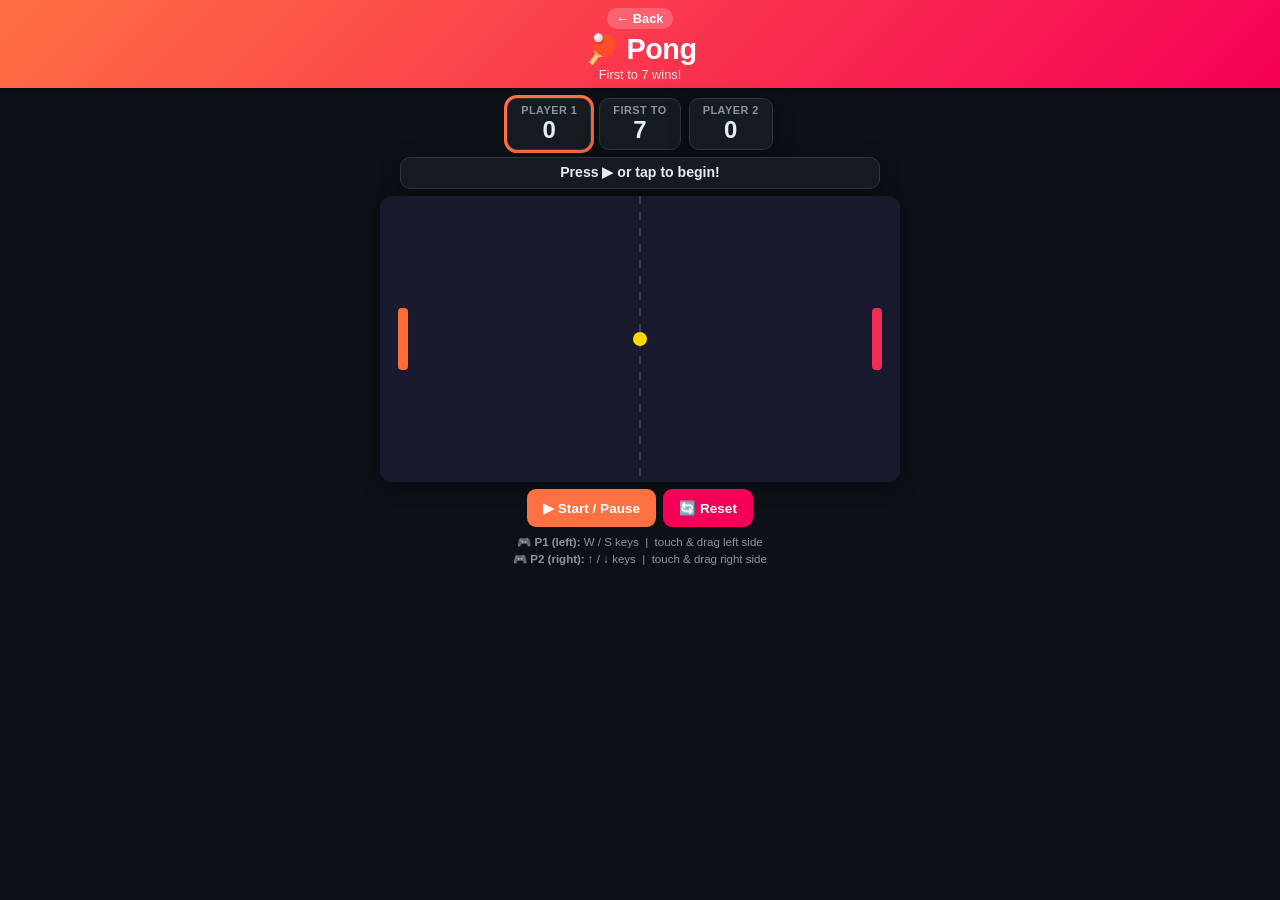
<file: games/pong/index.html>
<!DOCTYPE html>
<html lang="en">
<head>
  <meta charset="UTF-8" />
  <meta name="viewport" content="width=device-width, initial-scale=1.0" />
  <title>Pong 🏓</title>
  <link rel="stylesheet" href="../../css/styles.css" />
  <style>
    html, body { overflow: hidden; }

    #pong-canvas {
      display: block;
      border-radius: 12px;
      box-shadow: var(--shadow);
      touch-action: none;
    }

    .pong-controls-hint {
      font-size: .72rem;
      color: var(--color-muted);
      text-align: center;
      max-width: 480px;
      line-height: 1.5;
    }
  </style>
</head>
<body>
  <header>
    <a class="back-link" href="../../">← Back</a>
    <h1>🏓 Pong</h1>
    <p>First to 7 wins!</p>
  </header>

  <main>
    <div class="game-wrapper">

      <!-- Scoreboard -->
      <div class="scoreboard">
        <div class="score-box active" id="pong-score-p1">
          <div class="player-label p1-label" id="pong-label-p1">Player 1</div>
          <div class="player-score" id="pong-pts-p1">0</div>
        </div>
        <div class="score-box">
          <div class="player-label">First to</div>
          <div class="player-score">7</div>
        </div>
        <div class="score-box" id="pong-score-p2">
          <div class="player-label p2-label" id="pong-label-p2">Player 2</div>
          <div class="player-score" id="pong-pts-p2">0</div>
        </div>
      </div>

      <!-- Status -->
      <div class="status-bar" id="pong-status">Press Start or tap to begin!</div>

      <!-- Canvas -->
      <canvas id="pong-canvas"></canvas>

      <!-- Controls -->
      <div class="controls">
        <button class="btn btn-primary"   id="pong-btn-start">▶ Start / Pause</button>
        <button class="btn btn-secondary" id="pong-btn-reset">🔄 Reset</button>
      </div>

      <p class="pong-controls-hint">
        🎮 <strong>P1 (left):</strong> W / S keys &nbsp;|&nbsp; touch &amp; drag left side<br>
        🎮 <strong>P2 (right):</strong> ↑ / ↓ keys &nbsp;|&nbsp; touch &amp; drag right side
      </p>

    </div>

    <!-- Win overlay -->
    <div class="win-overlay hidden" id="pong-overlay">
      <div class="win-card">
        <div class="big-emoji" id="pong-win-emoji">🏆</div>
        <h2 id="pong-win-msg">Player 1 wins!</h2>
        <button class="btn btn-primary" id="pong-btn-again">▶ Play Again</button>
      </div>
    </div>
  </main>

  <script>
    /* ======================================================
       Pong — 2 players, keyboard + touch, first to 7
       ====================================================== */

    const WIN_SCORE = 7;

    const canvas   = document.getElementById('pong-canvas');
    const ctx      = canvas.getContext('2d');
    const statusEl = document.getElementById('pong-status');
    const overlay  = document.getElementById('pong-overlay');
    const winEmoji = document.getElementById('pong-win-emoji');
    const winMsg   = document.getElementById('pong-win-msg');
    const label1El = document.getElementById('pong-label-p1');
    const label2El = document.getElementById('pong-label-p2');
    const scoreP1El= document.getElementById('pong-score-p1');
    const scoreP2El= document.getElementById('pong-score-p2');

    /* ---- Layout ---- */
    const PADDLE_W = 10;
    let CW, CH, PADDLE_H, BALL_R, PADDLE_SPEED;

    function sizeCanvas() {
      const maxW = Math.min(window.innerWidth - 16, 520);
      const maxH = window.innerHeight - 300;
      CW = maxW;
      CH = Math.max(160, Math.min(maxH, Math.floor(maxW * .55)));
      canvas.width  = CW;
      canvas.height = CH;
      PADDLE_H      = Math.floor(CH * .22);
      BALL_R        = Math.max(6, Math.floor(CW * .014));
      PADDLE_SPEED  = Math.floor(CH * .018);
    }

    /* ---- State ---- */
    let ball, p1, p2, scores, running, paused, animId, waitingForServe;
    scores = { 1: 0, 2: 0 };

    // Polyfill roundRect for older browsers
    if (!CanvasRenderingContext2D.prototype.roundRect) {
      CanvasRenderingContext2D.prototype.roundRect = function(x, y, w, h, r) {
        this.beginPath();
        this.moveTo(x + r, y);
        this.lineTo(x + w - r, y);
        this.arcTo(x + w, y, x + w, y + r, r);
        this.lineTo(x + w, y + h - r);
        this.arcTo(x + w, y + h, x + w - r, y + h, r);
        this.lineTo(x + r, y + h);
        this.arcTo(x, y + h, x, y + h - r, r);
        this.lineTo(x, y + r);
        this.arcTo(x, y, x + r, y, r);
        this.closePath();
      };
    }

    const keys = {};
    document.addEventListener('keydown', e => { keys[e.key] = true; });
    document.addEventListener('keyup',   e => { keys[e.key] = false; });

    /* ---- Touch drag for paddles ---- */
    const activeTouches = {};  // touchId → 'p1' | 'p2'

    canvas.addEventListener('touchstart', e => {
      e.preventDefault();
      Array.from(e.changedTouches).forEach(t => {
        activeTouches[t.identifier] = t.clientX < canvas.getBoundingClientRect().left + CW / 2
          ? 'p1' : 'p2';
      });
    }, { passive: false });

    canvas.addEventListener('touchmove', e => {
      e.preventDefault();
      const rect = canvas.getBoundingClientRect();
      Array.from(e.changedTouches).forEach(t => {
        const side = activeTouches[t.identifier];
        if (!side) return;
        const y = (t.clientY - rect.top) * (CH / rect.height);
        if (side === 'p1') p1.y = Math.max(0, Math.min(CH - PADDLE_H, y - PADDLE_H / 2));
        else               p2.y = Math.max(0, Math.min(CH - PADDLE_H, y - PADDLE_H / 2));
      });
    }, { passive: false });

    canvas.addEventListener('touchend', e => {
      Array.from(e.changedTouches).forEach(t => delete activeTouches[t.identifier]);
    });

    /* ---- Ball reset ---- */
    const BASE_BALL_VX        = .006;   // fraction of CW for base horizontal speed
    const BASE_BALL_VX_RAND   = .002;   // random variance added to VX
    const BASE_BALL_VY        = .007;   // fraction of CH for base vertical speed
    const BASE_BALL_VY_RAND   = .002;   // random variance added to VY
    const PADDLE_DEFLECT_MULT = .007;   // how much paddle position deflects ball VY

    function resetBall(towards) {
      ball = {
        x: CW / 2, y: CH / 2,
        vx: (towards === 2 ? 1 : -1) * (CW * BASE_BALL_VX + Math.random() * CW * BASE_BALL_VX_RAND),
        vy: (Math.random() > .5 ? 1 : -1) * (CH * BASE_BALL_VY + Math.random() * CH * BASE_BALL_VY_RAND),
      };
    }

    function startGame() {
      sizeCanvas();
      p1 = { y: CH / 2 - PADDLE_H / 2 };
      p2 = { y: CH / 2 - PADDLE_H / 2 };
      scores = { 1: 0, 2: 0 };
      updateScoreDisplay();
      running = false;
      paused  = false;
      waitingForServe = false;
      overlay.classList.add('hidden');
      resetBall(1);
      statusEl.textContent = 'Press ▶ or tap to begin!';
      draw();
    }

    /* ---- Game loop ---- */
    function loop() {
      if (!running) return;
      update();
      draw();
      animId = requestAnimationFrame(loop);
    }

    function update() {
      // P1 keyboard
      if (keys['w'] || keys['W']) p1.y = Math.max(0, p1.y - PADDLE_SPEED);
      if (keys['s'] || keys['S']) p1.y = Math.min(CH - PADDLE_H, p1.y + PADDLE_SPEED);
      // P2 keyboard
      if (keys['ArrowUp'])   p2.y = Math.max(0, p2.y - PADDLE_SPEED);
      if (keys['ArrowDown']) p2.y = Math.min(CH - PADDLE_H, p2.y + PADDLE_SPEED);

      // Ball movement
      ball.x += ball.vx;
      ball.y += ball.vy;

      // Top / bottom bounce
      if (ball.y - BALL_R < 0)    { ball.y = BALL_R;      ball.vy = Math.abs(ball.vy); }
      if (ball.y + BALL_R > CH)   { ball.y = CH - BALL_R; ball.vy = -Math.abs(ball.vy); }

      // P1 paddle (left)
      const p1x = PADDLE_W + 8;
      if (ball.x - BALL_R < p1x + PADDLE_W &&
          ball.x + BALL_R > p1x &&
          ball.y + BALL_R > p1.y &&
          ball.y - BALL_R < p1.y + PADDLE_H &&
          ball.vx < 0) {
        ball.vx = Math.abs(ball.vx) * 1.04;
        ball.vy += ((ball.y - (p1.y + PADDLE_H / 2)) / PADDLE_H) * CH * PADDLE_DEFLECT_MULT;
        ball.x = p1x + PADDLE_W + BALL_R;
      }

      // P2 paddle (right)
      const p2x = CW - PADDLE_W - 8 - PADDLE_W;
      if (ball.x + BALL_R > p2x &&
          ball.x - BALL_R < p2x + PADDLE_W &&
          ball.y + BALL_R > p2.y &&
          ball.y - BALL_R < p2.y + PADDLE_H &&
          ball.vx > 0) {
        ball.vx = -Math.abs(ball.vx) * 1.04;
        ball.vy += ((ball.y - (p2.y + PADDLE_H / 2)) / PADDLE_H) * CH * PADDLE_DEFLECT_MULT;
        ball.x = p2x - BALL_R;
      }

      // Clamp speed
      const maxV = CW * .018;
      ball.vx = Math.max(-maxV, Math.min(maxV, ball.vx));
      ball.vy = Math.max(-maxV, Math.min(maxV, ball.vy));

      // Score
      if (ball.x + BALL_R < 0) {
        scores[2]++;
        updateScoreDisplay();
        if (scores[2] >= WIN_SCORE) { endGame(2); return; }
        running = false;
        waitingForServe = true;
        cancelAnimationFrame(animId);
        resetBall(1);
        statusEl.textContent = '🏓 Point to Player 2! Tap or press ▶ to serve.';
        draw();
        return;
      }
      if (ball.x - BALL_R > CW) {
        scores[1]++;
        updateScoreDisplay();
        if (scores[1] >= WIN_SCORE) { endGame(1); return; }
        running = false;
        waitingForServe = true;
        cancelAnimationFrame(animId);
        resetBall(2);
        statusEl.textContent = '🏓 Point to Player 1! Tap or press ▶ to serve.';
        draw();
        return;
      }
    }

    /* ---- Drawing ---- */
    function draw() {
      ctx.fillStyle = '#1A1A2E';
      ctx.fillRect(0, 0, CW, CH);

      // Centre dashed line
      ctx.setLineDash([8, 8]);
      ctx.strokeStyle = 'rgba(255,255,255,.15)';
      ctx.lineWidth = 2;
      ctx.beginPath();
      ctx.moveTo(CW / 2, 0);
      ctx.lineTo(CW / 2, CH);
      ctx.stroke();
      ctx.setLineDash([]);

      // Paddles
      ctx.fillStyle = '#FF6B35';
      ctx.beginPath();
      ctx.roundRect(PADDLE_W + 8, p1.y, PADDLE_W, PADDLE_H, 4);
      ctx.fill();

      ctx.fillStyle = '#EF2D56';
      ctx.beginPath();
      ctx.roundRect(CW - PADDLE_W * 2 - 8, p2.y, PADDLE_W, PADDLE_H, 4);
      ctx.fill();

      // Ball
      ctx.fillStyle = '#FFD600';
      ctx.beginPath();
      ctx.arc(ball.x, ball.y, BALL_R, 0, Math.PI * 2);
      ctx.fill();

      // Paused text
      if (paused) {
        ctx.fillStyle = 'rgba(0,0,0,.45)';
        ctx.fillRect(0, 0, CW, CH);
        ctx.fillStyle = '#fff';
        ctx.font = `bold ${Math.floor(CW * .05)}px sans-serif`;
        ctx.textAlign = 'center';
        ctx.textBaseline = 'middle';
        ctx.fillText('PAUSED', CW / 2, CH / 2);
      }

      // Waiting-for-serve overlay
      if (waitingForServe) {
        ctx.fillStyle = 'rgba(0,0,0,.45)';
        ctx.fillRect(0, 0, CW, CH);
        ctx.fillStyle = '#ffd600';
        ctx.font = `bold ${Math.floor(CW * .044)}px sans-serif`;
        ctx.textAlign = 'center';
        ctx.textBaseline = 'middle';
        ctx.fillText('TAP TO SERVE', CW / 2, CH / 2);
      }
    }

    function endGame(winner) {
      running = false;
      cancelAnimationFrame(animId);
      winEmoji.textContent = '🏆';
      winMsg.textContent   = `${winner === 1 ? label1El.textContent : label2El.textContent} wins!`;
      statusEl.textContent = `${winner === 1 ? label1El.textContent : label2El.textContent} wins! 🏆`;
      scoreP1El.classList.toggle('active', winner === 1);
      scoreP2El.classList.toggle('active', winner === 2);
      overlay.classList.remove('hidden');
    }

    function updateScoreDisplay() {
      document.getElementById('pong-pts-p1').textContent = scores[1];
      document.getElementById('pong-pts-p2').textContent = scores[2];
      scoreP1El.classList.toggle('active', scores[1] >= scores[2]);
      scoreP2El.classList.toggle('active', scores[2] > scores[1]);
    }

    /* ---- Controls ---- */
    function serve() {
      waitingForServe = false;
      running = true;
      statusEl.textContent = '🏓 Playing — first to 7 wins!';
      loop();
    }

    function togglePause() {
      if (waitingForServe) { serve(); return; }
      if (!running && !paused) {
        running = true;
        statusEl.textContent = '🏓 Playing — first to 7 wins!';
        loop();
        return;
      }
      if (paused) {
        paused = false;
        running = true;
        statusEl.textContent = '🏓 Playing — first to 7 wins!';
        loop();
      } else {
        paused = true;
        running = false;
        cancelAnimationFrame(animId);
        statusEl.textContent = 'Paused ⏸';
        draw();
      }
    }

    canvas.addEventListener('click', () => {
      if (waitingForServe) { serve(); return; }
      if (!running && !paused) togglePause();
    });

    canvas.addEventListener('touchend', e => {
      if (waitingForServe) serve();
    }, { passive: true });

    document.getElementById('pong-btn-start').addEventListener('click', togglePause);
    document.getElementById('pong-btn-reset').addEventListener('click', () => {
      running = false;
      paused  = false;
      cancelAnimationFrame(animId);
      startGame();
    });
    document.getElementById('pong-btn-again').addEventListener('click', () => {
      running = false;
      paused  = false;
      cancelAnimationFrame(animId);
      startGame();
    });

    // Prevent arrow key page scroll
    document.addEventListener('keydown', e => {
      if (['ArrowUp','ArrowDown',' '].includes(e.key)) e.preventDefault();
      if (e.key === ' ') togglePause();
    });

    window.addEventListener('resize', () => {
      running = false;
      cancelAnimationFrame(animId);
      startGame();
    });

    startGame();
  </script>
</body>
</html>
</file>
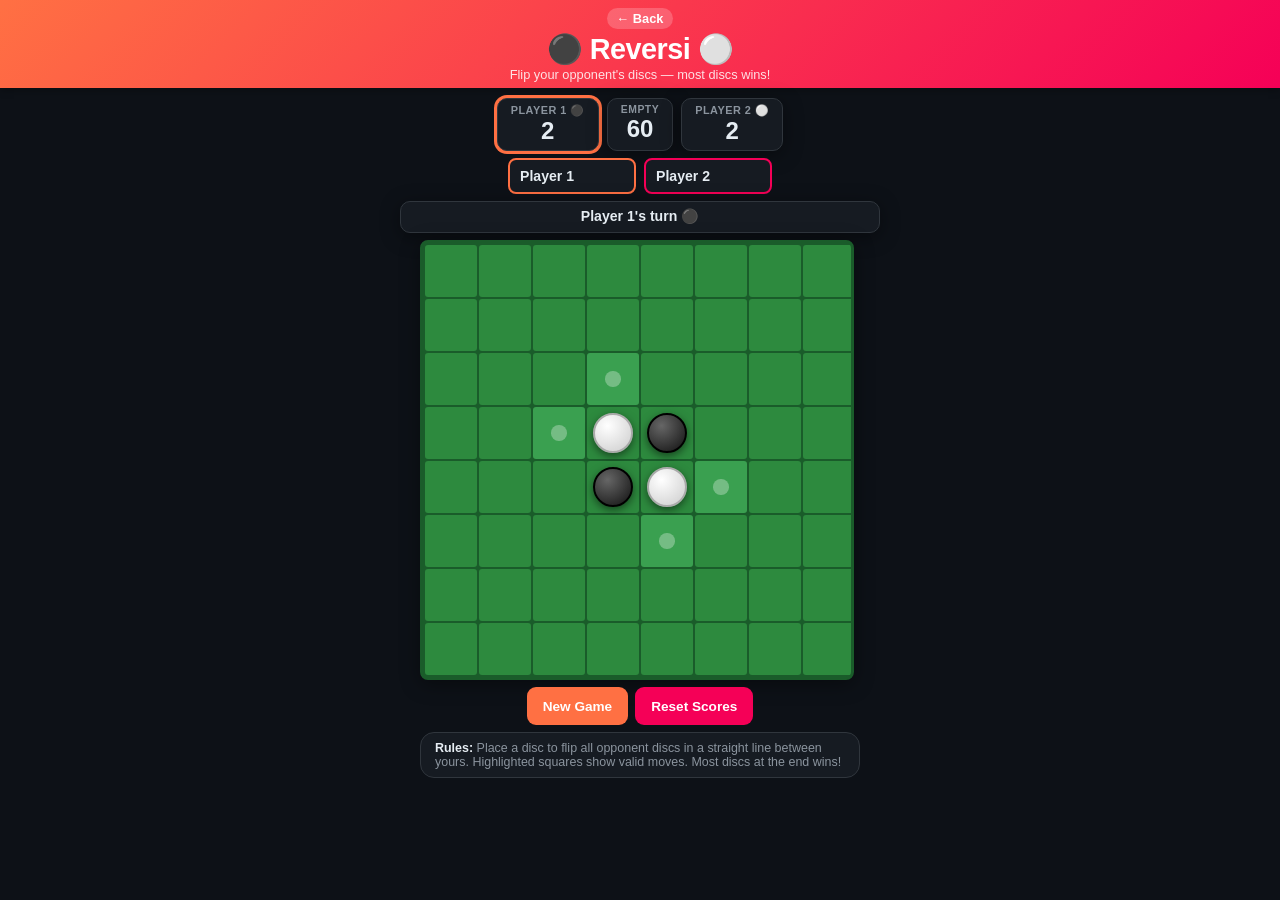
<file: games/reversi/index.html>
<!DOCTYPE html>
<html lang="en">
<head>
  <meta charset="UTF-8" />
  <meta name="viewport" content="width=device-width, initial-scale=1.0" />
  <title>Reversi ⚫⚪</title>
  <link rel="stylesheet" href="../../css/styles.css" />
  <style>
    html, body { overflow: hidden; }

    #rv-board {
      display: grid;
      grid-template-columns: repeat(8, 1fr);
      border: 3px solid #1a5c2a;
      border-radius: 8px;
      overflow: hidden;
      box-shadow: var(--shadow);
      background: #1a5c2a;
      gap: 2px;
      padding: 2px;
      touch-action: manipulation;
    }

    .rv-sq {
      background: #2d8a3e;
      aspect-ratio: 1;
      display: flex;
      align-items: center;
      justify-content: center;
      cursor: pointer;
      position: relative;
      border-radius: 3px;
      transition: background .15s;
    }

    .rv-sq:hover { background: #3aa050; }

    .rv-sq.valid { background: #3aa050; cursor: pointer; }
    .rv-sq.valid::after {
      content: '';
      position: absolute;
      width: 30%;
      height: 30%;
      border-radius: 50%;
      background: rgba(255,255,255,.3);
    }

    .rv-disc {
      width: 78%;
      height: 78%;
      border-radius: 50%;
      box-shadow: 0 3px 8px rgba(0,0,0,.5);
      transition: transform .2s ease;
    }

    .rv-disc.dark  { background: radial-gradient(circle at 35% 30%, #666, #111); border: 2px solid #000; }
    .rv-disc.light { background: radial-gradient(circle at 35% 30%, #fff, #ccc); border: 2px solid #aaa; }

    .rv-hint-box {
      max-width: 440px;
      background: var(--color-surface);
      border: 1px solid var(--color-border);
      border-radius: var(--radius);
      padding: 8px 14px;
      font-size: .78rem;
      color: var(--color-muted);
    }
  </style>
</head>
<body>
  <header>
    <a class="back-link" href="../../">← Back</a>
    <h1>⚫ Reversi ⚪</h1>
    <p>Flip your opponent's discs — most discs wins!</p>
  </header>

  <main>
    <div class="game-wrapper">

      <div class="scoreboard">
        <div class="score-box active" id="rv-score-p1">
          <div class="player-label p1-label" id="rv-label-p1">Player 1 ⚫</div>
          <div class="player-score" id="rv-pts-p1">2</div>
        </div>
        <div class="score-box">
          <div class="player-label" style="font-size:.65rem">Empty</div>
          <div class="player-score" id="rv-empty">60</div>
        </div>
        <div class="score-box" id="rv-score-p2">
          <div class="player-label p2-label" id="rv-label-p2">Player 2 ⚪</div>
          <div class="player-score" id="rv-pts-p2">2</div>
        </div>
      </div>

      <div class="name-row">
        <input id="rv-name-p1" type="text" maxlength="12" placeholder="Player 1" value="Player 1" />
        <input id="rv-name-p2" type="text" maxlength="12" placeholder="Player 2" value="Player 2"
               style="border-color:var(--color-secondary);" />
      </div>

      <div class="status-bar" id="rv-status">Player 1's turn ⚫</div>

      <div style="width:100%;max-width:440px;">
        <div id="rv-board"></div>
      </div>

      <div class="controls">
        <button class="btn btn-primary"   id="rv-btn-new">New Game</button>
        <button class="btn btn-secondary" id="rv-btn-reset">Reset Scores</button>
      </div>

      <div class="rv-hint-box">
        <strong style="color:var(--color-text)">Rules:</strong> Place a disc to flip all opponent discs in a straight line between yours. Highlighted squares show valid moves. Most discs at the end wins!
      </div>

    </div>

    <div class="win-overlay hidden" id="rv-overlay">
      <div class="win-card">
        <div class="big-emoji" id="rv-win-emoji">🏆</div>
        <h2 id="rv-win-msg">Player 1 wins!</h2>
        <p id="rv-win-sub" style="color:var(--color-muted);font-weight:600;"></p>
        <button class="btn btn-primary" id="rv-btn-again">Play Again</button>
      </div>
    </div>
  </main>

  <script>
    /* ======================================================
       Reversi / Othello — 2 players, 8×8 board
       ====================================================== */

    const SIZE = 8;
    // board[r][c]: 0=empty, 1=dark(P1), 2=light(P2)
    let board, currentPlayer, scores, gameOver;
    scores = { 1: 0, 2: 0 };

    const boardEl   = document.getElementById('rv-board');
    const statusEl  = document.getElementById('rv-status');
    const overlay   = document.getElementById('rv-overlay');
    const winEmoji  = document.getElementById('rv-win-emoji');
    const winMsg    = document.getElementById('rv-win-msg');
    const winSub    = document.getElementById('rv-win-sub');
    const nameP1El  = document.getElementById('rv-name-p1');
    const nameP2El  = document.getElementById('rv-name-p2');
    const labelP1El = document.getElementById('rv-label-p1');
    const labelP2El = document.getElementById('rv-label-p2');
    const scoreP1El = document.getElementById('rv-score-p1');
    const scoreP2El = document.getElementById('rv-score-p2');

    function p1() { return nameP1El.value.trim() || 'Player 1'; }
    function p2() { return nameP2El.value.trim() || 'Player 2'; }
    function nameOf(pl) { return pl === 1 ? p1() : p2(); }
    function discOf(pl) { return pl === 1 ? '⚫' : '⚪'; }

    [nameP1El, nameP2El].forEach(el => el.addEventListener('input', () => {
      labelP1El.textContent = p1() + ' ⚫';
      labelP2El.textContent = p2() + ' ⚪';
    }));

    const DIRS = [[-1,-1],[-1,0],[-1,1],[0,-1],[0,1],[1,-1],[1,0],[1,1]];

    function inBounds(r, c) { return r >= 0 && r < SIZE && c >= 0 && c < SIZE; }

    function getFlips(r, c, player) {
      const opp = player === 1 ? 2 : 1;
      const flips = [];
      if (board[r][c] !== 0) return flips;
      for (const [dr, dc] of DIRS) {
        const line = [];
        let nr = r + dr, nc = c + dc;
        while (inBounds(nr, nc) && board[nr][nc] === opp) {
          line.push([nr, nc]);
          nr += dr; nc += dc;
        }
        if (line.length > 0 && inBounds(nr, nc) && board[nr][nc] === player) {
          flips.push(...line);
        }
      }
      return flips;
    }

    function validMoves(player) {
      const moves = [];
      for (let r = 0; r < SIZE; r++)
        for (let c = 0; c < SIZE; c++)
          if (getFlips(r, c, player).length > 0) moves.push([r, c]);
      return moves;
    }

    function countDiscs() {
      let d1 = 0, d2 = 0, empty = 0;
      for (let r = 0; r < SIZE; r++)
        for (let c = 0; c < SIZE; c++) {
          if (board[r][c] === 1) d1++;
          else if (board[r][c] === 2) d2++;
          else empty++;
        }
      return { d1, d2, empty };
    }

    function sqSize() {
      const maxW = Math.min(window.innerWidth, 440) - 24;
      const maxH = window.innerHeight - 360;
      return Math.max(26, Math.floor(Math.min(maxW, maxH) / SIZE));
    }

    function startGame() {
      board = Array.from({ length: SIZE }, () => Array(SIZE).fill(0));
      board[3][3] = 2; board[3][4] = 1;
      board[4][3] = 1; board[4][4] = 2;
      currentPlayer = 1;
      gameOver = false;
      overlay.classList.add('hidden');
      renderBoard();
      updateStatus();
      updateHighlight();
      updateCounts();
    }

    function renderBoard() {
      boardEl.innerHTML = '';
      const sq = sqSize();
      boardEl.style.gridTemplateColumns = `repeat(${SIZE}, ${sq}px)`;
      boardEl.style.width = `${(sq + 2) * SIZE + 2}px`;

      const moves = validMoves(currentPlayer);
      const moveSet = new Set(moves.map(([r, c]) => `${r},${c}`));

      for (let r = 0; r < SIZE; r++) {
        for (let c = 0; c < SIZE; c++) {
          const sqEl = document.createElement('div');
          const isValid = moveSet.has(`${r},${c}`);
          sqEl.className = 'rv-sq' + (isValid ? ' valid' : '');
          sqEl.style.width  = sq + 'px';
          sqEl.style.height = sq + 'px';

          if (board[r][c]) {
            const disc = document.createElement('div');
            disc.className = 'rv-disc ' + (board[r][c] === 1 ? 'dark' : 'light');
            sqEl.appendChild(disc);
          }

          if (isValid) {
            sqEl.addEventListener('click', () => handleMove(r, c));
          }
          boardEl.appendChild(sqEl);
        }
      }
    }

    function handleMove(r, c) {
      if (gameOver) return;
      const flips = getFlips(r, c, currentPlayer);
      if (flips.length === 0) return;

      board[r][c] = currentPlayer;
      for (const [fr, fc] of flips) board[fr][fc] = currentPlayer;
      updateCounts();

      const opp = currentPlayer === 1 ? 2 : 1;
      const oppMoves = validMoves(opp);
      const curMoves = validMoves(currentPlayer);
      const { empty } = countDiscs();

      if (empty === 0 || (oppMoves.length === 0 && curMoves.length === 0)) {
        endGame();
        return;
      }

      if (oppMoves.length > 0) {
        currentPlayer = opp;
      } else {
        // opponent has no moves — current player goes again
        statusEl.textContent = `${nameOf(opp)} has no moves — ${nameOf(currentPlayer)} goes again!`;
        renderBoard();
        updateHighlight();
        return;
      }

      renderBoard();
      updateStatus();
      updateHighlight();
    }

    function updateCounts() {
      const { d1, d2, empty } = countDiscs();
      document.getElementById('rv-pts-p1').textContent = d1;
      document.getElementById('rv-pts-p2').textContent = d2;
      document.getElementById('rv-empty').textContent  = empty;
    }

    function updateStatus() {
      statusEl.textContent = `${nameOf(currentPlayer)}'s turn ${discOf(currentPlayer)}`;
    }

    function updateHighlight() {
      scoreP1El.classList.toggle('active', currentPlayer === 1);
      scoreP2El.classList.toggle('active', currentPlayer === 2);
    }

    function endGame() {
      gameOver = true;
      const { d1, d2 } = countDiscs();
      let winner;
      if (d1 > d2)      winner = 1;
      else if (d2 > d1) winner = 2;
      else              winner = 0;

      if (winner === 0) {
        winEmoji.textContent = '🤝';
        winMsg.textContent   = "It's a tie!";
        winSub.textContent   = `Both have ${d1} discs!`;
        statusEl.textContent = "It's a tie! 🤝";
      } else {
        scores[winner]++;
        winEmoji.textContent = '🏆';
        winMsg.textContent   = `${nameOf(winner)} wins!`;
        winSub.textContent   = `${winner === 1 ? d1 : d2} vs ${winner === 1 ? d2 : d1} discs`;
        statusEl.textContent = `${nameOf(winner)} wins! 🏆`;
      }
      renderBoard();
      overlay.classList.remove('hidden');
    }

    document.getElementById('rv-btn-new').addEventListener('click', startGame);
    document.getElementById('rv-btn-reset').addEventListener('click', () => {
      scores = { 1: 0, 2: 0 };
      startGame();
    });
    document.getElementById('rv-btn-again').addEventListener('click', startGame);
    window.addEventListener('resize', renderBoard);

    startGame();
  </script>
</body>
</html>
</file>
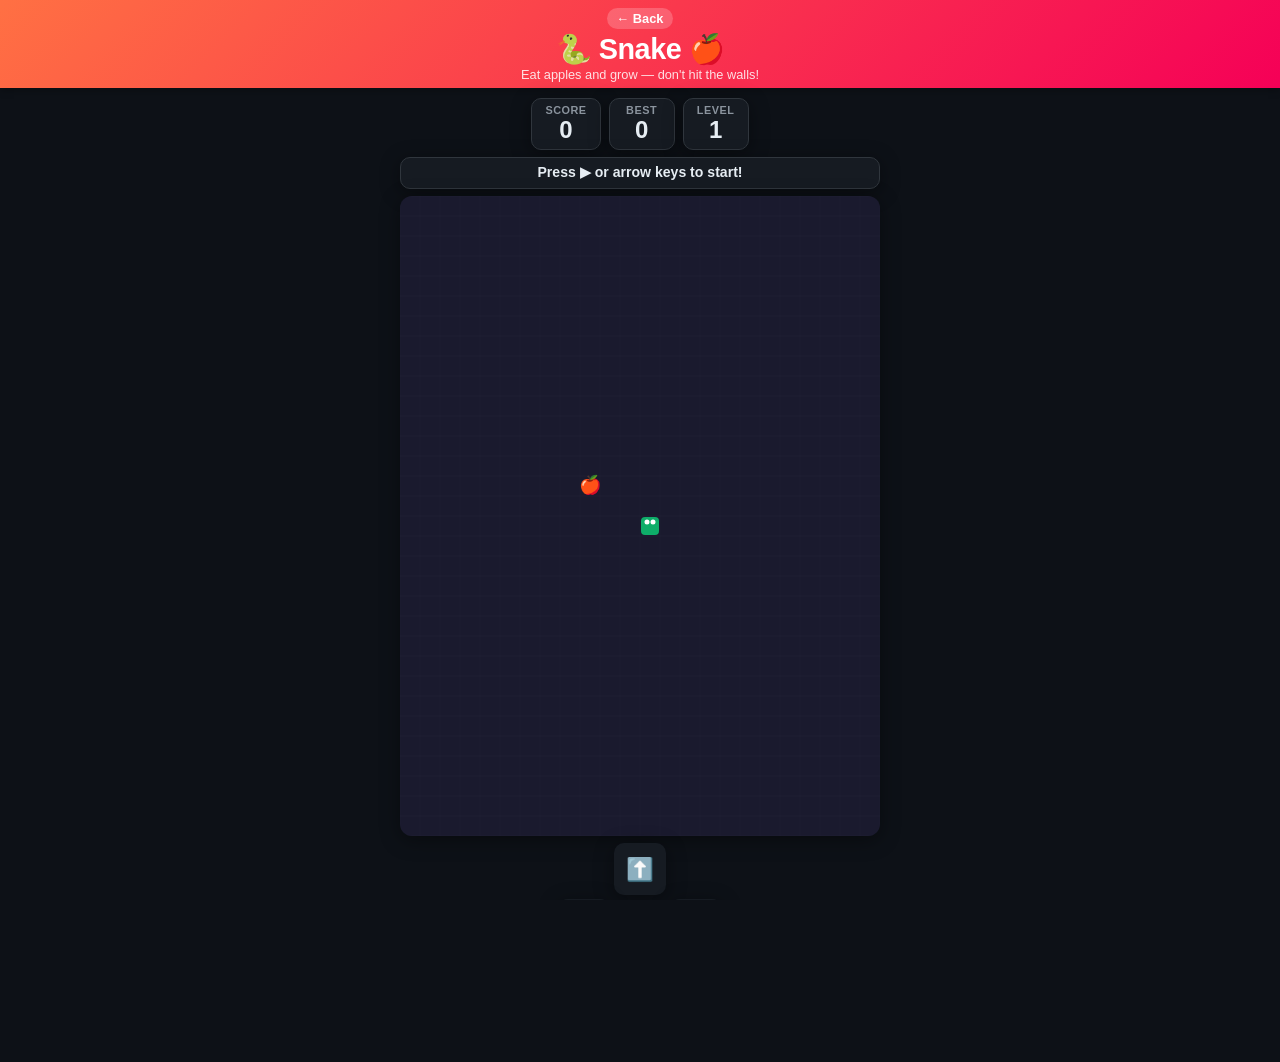
<file: games/snake/index.html>
<!DOCTYPE html>
<html lang="en">
<head>
  <meta charset="UTF-8" />
  <meta name="viewport" content="width=device-width, initial-scale=1.0" />
  <title>Snake 🐍</title>
  <link rel="stylesheet" href="../../css/styles.css" />
  <style>
    html, body { overflow: hidden; }

    #snake-canvas {
      display: block;
      border-radius: 12px;
      box-shadow: var(--shadow);
      touch-action: none;
    }

    /* D-pad for touch */
    .dpad {
      display: grid;
      grid-template-columns: repeat(3, 52px);
      grid-template-rows: repeat(3, 52px);
      gap: 4px;
      touch-action: none;
    }

    .dpad-btn {
      background: var(--color-surface);
      border: none;
      border-radius: 10px;
      box-shadow: var(--shadow);
      font-size: 1.4rem;
      display: flex;
      align-items: center;
      justify-content: center;
      cursor: pointer;
      -webkit-user-select: none;
      user-select: none;
      touch-action: none;
    }

    .dpad-btn:active { filter: brightness(.9); transform: scale(.94); }
    .dpad-center { background: transparent; box-shadow: none; }

    .speed-label {
      font-size: .78rem;
      color: var(--color-muted);
      font-weight: 600;
      text-align: center;
    }
  </style>
</head>
<body>
  <header>
    <a class="back-link" href="../../">← Back</a>
    <h1>🐍 Snake 🍎</h1>
    <p>Eat apples and grow — don't hit the walls!</p>
  </header>

  <main>
    <div class="game-wrapper">

      <!-- Score / Best -->
      <div class="scoreboard">
        <div class="score-box">
          <div class="player-label">Score</div>
          <div class="player-score" id="sn-score">0</div>
        </div>
        <div class="score-box">
          <div class="player-label">Best</div>
          <div class="player-score" id="sn-best">0</div>
        </div>
        <div class="score-box">
          <div class="player-label">Level</div>
          <div class="player-score" id="sn-level">1</div>
        </div>
      </div>

      <!-- Status -->
      <div class="status-bar" id="sn-status">Press ▶ or arrow keys to start!</div>

      <!-- Canvas -->
      <canvas id="snake-canvas"></canvas>

      <!-- D-pad (touch) -->
      <div class="dpad" id="sn-dpad">
        <div></div>
        <button class="dpad-btn" id="btn-up"   aria-label="Up">⬆️</button>
        <div></div>
        <button class="dpad-btn" id="btn-left" aria-label="Left">⬅️</button>
        <div class="dpad-center"></div>
        <button class="dpad-btn" id="btn-right" aria-label="Right">➡️</button>
        <div></div>
        <button class="dpad-btn" id="btn-down" aria-label="Down">⬇️</button>
        <div></div>
      </div>

      <!-- Controls -->
      <div class="controls">
        <button class="btn btn-primary" id="sn-btn-start">▶ Start / Pause</button>
        <button class="btn btn-secondary" id="sn-btn-reset">🔄 Restart</button>
      </div>

    </div>

    <!-- Game Over overlay -->
    <div class="win-overlay hidden" id="sn-overlay">
      <div class="win-card">
        <div class="big-emoji">😵</div>
        <h2>Game Over!</h2>
        <p id="sn-over-msg" style="color:var(--color-muted);font-weight:600;"></p>
        <button class="btn btn-primary" id="sn-btn-again">▶ Play Again</button>
      </div>
    </div>
  </main>

  <script>
    /* ======================================================
       Snake — screen-adaptive, keyboard + d-pad controls
       ====================================================== */

    const canvas   = document.getElementById('snake-canvas');
    const ctx      = canvas.getContext('2d');

    // Polyfill roundRect for older browsers
    if (!CanvasRenderingContext2D.prototype.roundRect) {
      CanvasRenderingContext2D.prototype.roundRect = function(x, y, w, h, r) {
        this.beginPath();
        this.moveTo(x + r, y);
        this.lineTo(x + w - r, y);
        this.arcTo(x + w, y, x + w, y + r, r);
        this.lineTo(x + w, y + h - r);
        this.arcTo(x + w, y + h, x + w - r, y + h, r);
        this.lineTo(x + r, y + h);
        this.arcTo(x, y + h, x, y + h - r, r);
        this.lineTo(x, y + r);
        this.arcTo(x, y, x + r, y, r);
        this.closePath();
      };
    }
    const statusEl = document.getElementById('sn-status');
    const scoreEl  = document.getElementById('sn-score');
    const bestEl   = document.getElementById('sn-best');
    const levelEl  = document.getElementById('sn-level');
    const overlay  = document.getElementById('sn-overlay');
    const overMsg  = document.getElementById('sn-over-msg');

    /* ---- Layout ---- */
    const CELL = 20;  // grid cell size in px
    let COLS, ROWS;

    function sizeCanvas() {
      const maxW = Math.min(window.innerWidth - 16, 480);
      // Use a smaller overhead on landscape phones where innerHeight is limited,
      // and ensure COLS/ROWS minimum of 8 so the grid always fits comfortably.
      const overhead = window.innerWidth > window.innerHeight ? 260 : 400;
      const maxH = window.innerHeight - overhead;
      COLS = Math.max(8, Math.floor(maxW / CELL));
      ROWS = Math.max(8, Math.floor(maxH / CELL));
      canvas.width  = COLS * CELL;
      canvas.height = ROWS * CELL;
    }

    /* ---- State ---- */
    let snake, dir, nextDir, apple, score, best, level, speed, timer, running, paused;
    best = parseInt(localStorage.getItem('sn-best') || '0');
    bestEl.textContent = best;

    const BASE_SPEED = 200;  // ms per tick at level 1

    function tickInterval() {
      return Math.max(60, BASE_SPEED - (level - 1) * 18);
    }

    function startGame() {
      sizeCanvas();
      snake    = [{ x: Math.floor(COLS / 2), y: Math.floor(ROWS / 2) }];
      dir      = { x: 1, y: 0 };
      nextDir  = { x: 1, y: 0 };
      score    = 0;
      level    = 1;
      running  = false;
      paused   = false;
      clearInterval(timer);
      overlay.classList.add('hidden');
      placeApple();
      draw();
      scoreEl.textContent = 0;
      levelEl.textContent = 1;
      statusEl.textContent = 'Press ▶ or arrow keys to start!';
    }

    function placeApple() {
      let pos;
      do {
        pos = { x: Math.floor(Math.random() * COLS), y: Math.floor(Math.random() * ROWS) };
      } while (snake.some(s => s.x === pos.x && s.y === pos.y));
      apple = pos;
    }

    /* ---- Game loop ---- */
    function tick() {
      dir = { ...nextDir };
      const head = { x: snake[0].x + dir.x, y: snake[0].y + dir.y };

      // Wall collision
      if (head.x < 0 || head.x >= COLS || head.y < 0 || head.y >= ROWS) {
        gameOver(); return;
      }
      // Self collision
      if (snake.some(s => s.x === head.x && s.y === head.y)) {
        gameOver(); return;
      }

      snake.unshift(head);

      if (head.x === apple.x && head.y === apple.y) {
        score++;
        scoreEl.textContent = score;
        if (score > best) {
          best = score;
          bestEl.textContent = best;
          localStorage.setItem('sn-best', best);
        }
        level = Math.floor(score / 5) + 1;
        levelEl.textContent = level;
        statusEl.textContent = `Score: ${score}  Level: ${level} 🎯`;
        clearInterval(timer);
        timer = setInterval(tick, tickInterval());
        placeApple();
      } else {
        snake.pop();
      }

      draw();
    }

    /* ---- Drawing ---- */
    function draw() {
      ctx.fillStyle = '#1A1A2E';
      ctx.fillRect(0, 0, canvas.width, canvas.height);

      // Grid lines (subtle)
      ctx.strokeStyle = 'rgba(255,255,255,.04)';
      ctx.lineWidth = .5;
      for (let x = 0; x <= COLS; x++) {
        ctx.beginPath(); ctx.moveTo(x * CELL, 0); ctx.lineTo(x * CELL, canvas.height); ctx.stroke();
      }
      for (let y = 0; y <= ROWS; y++) {
        ctx.beginPath(); ctx.moveTo(0, y * CELL); ctx.lineTo(canvas.width, y * CELL); ctx.stroke();
      }

      // Apple
      const ax = apple.x * CELL + CELL / 2;
      const ay = apple.y * CELL + CELL / 2;
      ctx.font = `${CELL - 2}px serif`;
      ctx.textAlign = 'center';
      ctx.textBaseline = 'middle';
      ctx.fillText('🍎', ax, ay);

      // Snake
      snake.forEach((seg, i) => {
        const x = seg.x * CELL + 1;
        const y = seg.y * CELL + 1;
        const s = CELL - 2;
        if (i === 0) {
          ctx.fillStyle = '#0EAD69';
        } else {
          const t = i / snake.length;
          ctx.fillStyle = `hsl(${140 - t * 30}, 70%, ${55 - t * 15}%)`;
        }
        ctx.beginPath();
        ctx.roundRect(x, y, s, s, 4);
        ctx.fill();

        // Eyes on head
        if (i === 0) {
          ctx.fillStyle = '#fff';
          // Eye position constants: forward/backward along direction of travel, vertical fraction
          const EYE_FORWARD  = .65;
          const EYE_BACKWARD = .35;
          const EYE_VERTICAL = .30;
          const ex = dir.x !== 0 ? (dir.x > 0 ? EYE_FORWARD : EYE_BACKWARD) : EYE_BACKWARD;
          ctx.beginPath();
          ctx.arc(seg.x * CELL + CELL * ex,            seg.y * CELL + CELL * EYE_VERTICAL, 2.5, 0, Math.PI * 2);
          ctx.arc(seg.x * CELL + CELL * (1 - ex),      seg.y * CELL + CELL * EYE_VERTICAL, 2.5, 0, Math.PI * 2);
          ctx.fill();
        }
      });

      // Paused overlay
      if (paused) {
        ctx.fillStyle = 'rgba(0,0,0,.45)';
        ctx.fillRect(0, 0, canvas.width, canvas.height);
        ctx.fillStyle = '#fff';
        ctx.font = `bold ${Math.floor(CELL * 1.6)}px sans-serif`;
        ctx.textAlign = 'center';
        ctx.textBaseline = 'middle';
        ctx.fillText('PAUSED', canvas.width / 2, canvas.height / 2);
      }
    }

    function gameOver() {
      clearInterval(timer);
      running = false;
      overMsg.textContent = `Score: ${score}  Best: ${best}`;
      overlay.classList.remove('hidden');
    }

    /* ---- Controls ---- */
    function togglePause() {
      if (!running && !paused) {
        // First start
        running = true;
        timer = setInterval(tick, tickInterval());
        statusEl.textContent = `Score: ${score}  Level: ${level} 🎯`;
        return;
      }
      if (paused) {
        paused = false;
        running = true;
        timer = setInterval(tick, tickInterval());
        statusEl.textContent = `Score: ${score}  Level: ${level} 🎯`;
      } else {
        paused = true;
        running = false;
        clearInterval(timer);
        statusEl.textContent = 'Paused ⏸';
        draw();
      }
    }

    function setDir(dx, dy) {
      if (dx === -dir.x && dy === -dir.y) return; // no reversing
      nextDir = { x: dx, y: dy };
      if (!running && !paused) togglePause();
    }

    document.addEventListener('keydown', e => {
      switch (e.key) {
        case 'ArrowUp':    case 'w': case 'W': e.preventDefault(); setDir(0, -1); break;
        case 'ArrowDown':  case 's': case 'S': e.preventDefault(); setDir(0,  1); break;
        case 'ArrowLeft':  case 'a': case 'A': e.preventDefault(); setDir(-1, 0); break;
        case 'ArrowRight': case 'd': case 'D': e.preventDefault(); setDir( 1, 0); break;
        case ' ': e.preventDefault(); togglePause(); break;
      }
    });

    document.getElementById('btn-up').addEventListener('click',    () => setDir( 0, -1));
    document.getElementById('btn-down').addEventListener('click',  () => setDir( 0,  1));
    document.getElementById('btn-left').addEventListener('click',  () => setDir(-1,  0));
    document.getElementById('btn-right').addEventListener('click', () => setDir( 1,  0));

    document.getElementById('sn-btn-start').addEventListener('click', togglePause);
    document.getElementById('sn-btn-reset').addEventListener('click', startGame);
    document.getElementById('sn-btn-again').addEventListener('click', startGame);

    /* ---- Swipe support ---- */
    let touchStart = null;
    canvas.addEventListener('touchstart', e => {
      touchStart = { x: e.touches[0].clientX, y: e.touches[0].clientY };
    }, { passive: true });
    canvas.addEventListener('touchend', e => {
      if (!touchStart) return;
      const dx = e.changedTouches[0].clientX - touchStart.x;
      const dy = e.changedTouches[0].clientY - touchStart.y;
      if (Math.abs(dx) > Math.abs(dy)) {
        setDir(dx > 0 ? 1 : -1, 0);
      } else {
        setDir(0, dy > 0 ? 1 : -1);
      }
      touchStart = null;
    }, { passive: true });

    window.addEventListener('resize', () => {
      clearInterval(timer);
      startGame();
    });

    startGame();
  </script>
</body>
</html>
</file>
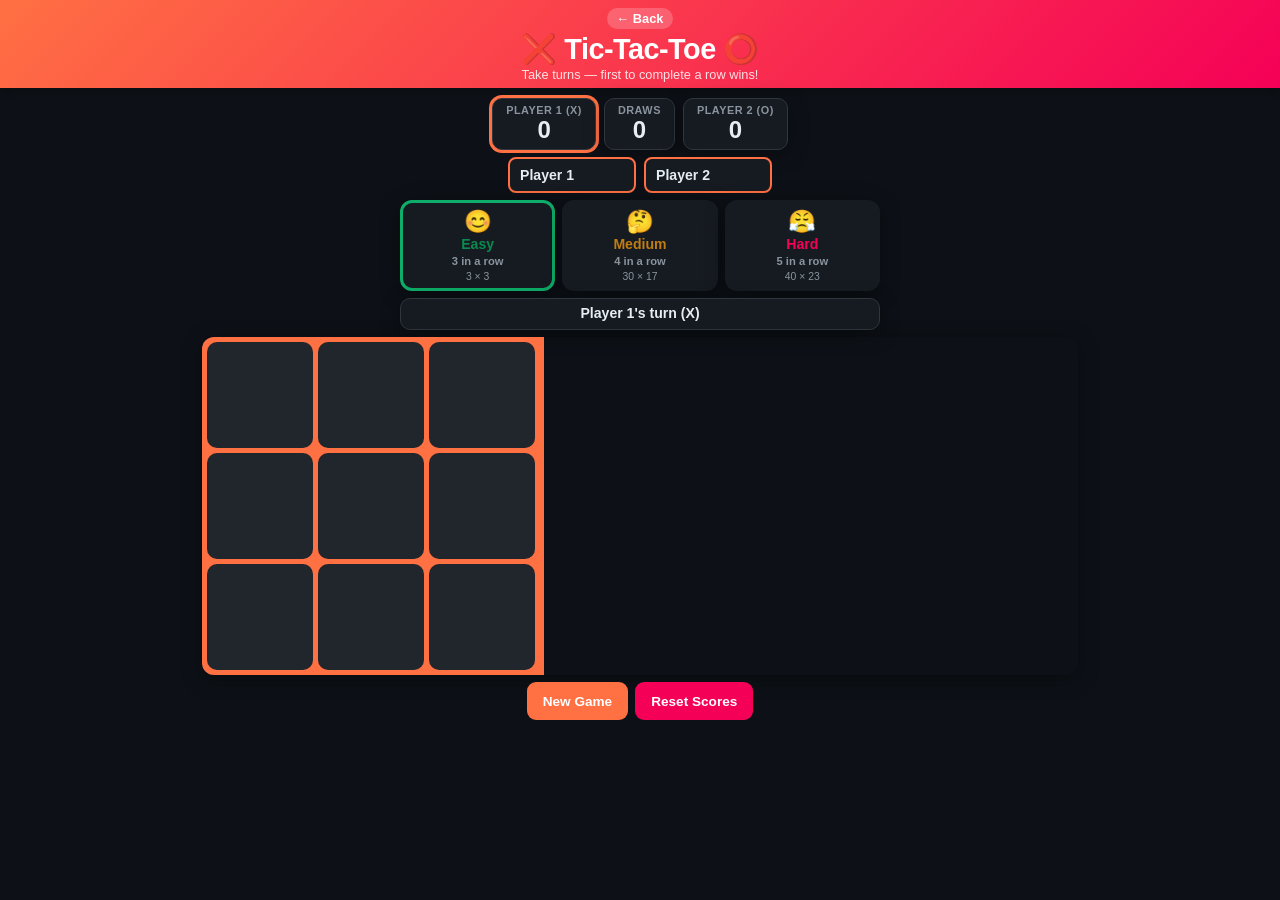
<file: games/tictactoe/index.html>
<!DOCTYPE html>
<html lang="en">
<head>
  <meta charset="UTF-8" />
  <meta name="viewport" content="width=device-width, initial-scale=1.0" />
  <title>Tic-Tac-Toe 🎯</title>
  <link rel="stylesheet" href="../../css/styles.css" />
  <style>
    /* ---- Difficulty selector ---- */
    html, body { overflow: hidden; }

    .diff-row {
      display: flex;
      gap: 7px;
      justify-content: center;
      flex-wrap: wrap;
      width: 100%;
      max-width: 480px;
    }

    .diff-btn {
      flex: 1;
      min-width: 110px;
      background: var(--color-surface);
      border: 3px solid transparent;
      border-radius: 12px;
      padding: 8px 8px 6px;
      cursor: pointer;
      box-shadow: var(--shadow);
      display: flex;
      flex-direction: column;
      align-items: center;
      gap: 3px;
      transition: border-color var(--transition), transform var(--transition);
      -webkit-user-select: none;
      user-select: none;
    }

    .diff-btn:active { transform: scale(.96); }

    .diff-btn .d-emoji  { font-size: 1.4rem; line-height: 1; }
    .diff-btn .d-title  { font-weight: 800; font-size: .88rem; }
    .diff-btn .d-streak { font-size: .7rem; font-weight: 700; color: var(--color-muted); }
    .diff-btn .d-size   { font-size: .65rem; color: var(--color-muted); margin-top: 1px; }

    .diff-btn.easy.active   { border-color: #0EAD69; }
    .diff-btn.medium.active { border-color: var(--color-warning); }
    .diff-btn.hard.active   { border-color: var(--color-secondary); }

    .diff-btn.easy   .d-title { color: #0a8a4f; }
    .diff-btn.medium .d-title { color: #c17d11; }
    .diff-btn.hard   .d-title { color: var(--color-secondary); }

    /* ---- Board scroll wrapper ---- */
    #board-scroll {
      width: 100%;
      overflow: auto;
      -webkit-overflow-scrolling: touch;
      border-radius: 12px;
      box-shadow: var(--shadow);
      max-height: calc(100svh - 320px);
    }

    /* Fallback if svh not supported */
    @supports not (max-height: 1svh) {
      #board-scroll { max-height: calc(100vh - 320px); }
    }

    /* ---- Board grid ---- */
    #board {
      display: grid;
      background: var(--color-primary);
      padding: 5px;
      /* columns set by JS */
    }

    /* ---- Cells ---- */
    .cell {
      background: var(--color-card);
      display: flex;
      align-items: center;
      justify-content: center;
      font-weight: 900;
      cursor: pointer;
      transition: background var(--transition);
      -webkit-user-select: none;
      user-select: none;
      line-height: 1;
    }

    .cell:hover:not(.taken) { background: #2d3748; }
    .cell:active:not(.taken) { background: #3a3f52; }
    .cell.taken  { cursor: default; }
    .cell.x      { color: var(--color-primary); }
    .cell.o      { color: var(--color-secondary); }
    .cell.win-cell {
      background: #2d2a0f;
      box-shadow: inset 0 0 0 3px var(--color-warning);
    }

    /* Rounded corners only for easy (large cells) */
    .board-easy  .cell { border-radius: 10px; }
    .board-medium .cell { border-radius: 5px; }
    .board-hard  .cell { border-radius: 3px; }

    /* ---- Gap between cells ---- */
    .board-easy   { gap: 5px; }
    .board-medium { gap: 3px; }
    .board-hard   { gap: 2px; }

    /* ---- Name inputs ---- */
    .name-inputs {
      display: flex;
      flex-wrap: wrap;
      gap: 8px;
      justify-content: center;
      max-width: 480px;
      width: 100%;
    }

    .name-inputs input {
      font-size: .88rem;
      font-weight: 700;
      padding: 5px 10px;
      border: 2px solid var(--color-primary);
      border-radius: 8px;
      width: 128px;
      min-height: 36px;
      color: var(--color-text);
      background: var(--color-surface);
    }

    .name-inputs input:focus {
      outline: none;
      border-color: var(--color-secondary);
    }

    .p1-label { color: var(--color-primary); }
    .p2-label { color: var(--color-secondary); }

    /* ---- Scroll hint (only shown when board overflows) ---- */
    .scroll-hint {
      font-size: .72rem;
      color: var(--color-muted);
      text-align: center;
    }
  </style>
</head>
<body>
  <header>
    <a class="back-link" href="../../">← Back</a>
    <h1>❌ Tic-Tac-Toe ⭕</h1>
    <p>Take turns — first to complete a row wins!</p>
  </header>

  <main>
    <div class="game-wrapper">

      <!-- Scoreboard -->
      <div class="scoreboard">
        <div class="score-box active" id="score-p1">
          <div class="player-label p1-label" id="label-p1">Player 1 (X)</div>
          <div class="player-score" id="pts-p1">0</div>
        </div>
        <div class="score-box" id="draw-box">
          <div class="player-label">Draws</div>
          <div class="player-score" id="pts-draw">0</div>
        </div>
        <div class="score-box" id="score-p2">
          <div class="player-label p2-label" id="label-p2">Player 2 (O)</div>
          <div class="player-score" id="pts-p2">0</div>
        </div>
      </div>

      <!-- Player names -->
      <div class="name-inputs">
        <input id="name-p1" type="text" maxlength="12" placeholder="Player 1 name" value="Player 1" />
        <input id="name-p2" type="text" maxlength="12" placeholder="Player 2 name" value="Player 2" />
      </div>

      <!-- Difficulty selector (screen-aware sizes shown in JS) -->
      <div class="diff-row" id="diff-row">
        <button class="diff-btn easy active" data-diff="easy">
          <span class="d-emoji">😊</span>
          <span class="d-title">Easy</span>
          <span class="d-streak">3 in a row</span>
          <span class="d-size" id="sz-easy">3 × 3</span>
        </button>
        <button class="diff-btn medium" data-diff="medium">
          <span class="d-emoji">🤔</span>
          <span class="d-title">Medium</span>
          <span class="d-streak">4 in a row</span>
          <span class="d-size" id="sz-medium">loading…</span>
        </button>
        <button class="diff-btn hard" data-diff="hard">
          <span class="d-emoji">😤</span>
          <span class="d-title">Hard</span>
          <span class="d-streak">5 in a row</span>
          <span class="d-size" id="sz-hard">loading…</span>
        </button>
      </div>

      <!-- Status -->
      <div class="status-bar" id="status">Player 1's turn (X)</div>

      <!-- Board (scrollable on medium/hard) -->
      <div id="board-scroll">
        <div id="board" class="board-easy"></div>
      </div>
      <p class="scroll-hint hidden" id="scroll-hint">↔ Scroll to see the full board</p>

      <!-- Controls -->
      <div class="controls">
        <button class="btn btn-primary"   id="btn-new">New Game</button>
        <button class="btn btn-secondary" id="btn-reset">Reset Scores</button>
      </div>

    </div>

    <!-- Win overlay -->
    <div class="win-overlay hidden" id="win-overlay">
      <div class="win-card">
        <div class="big-emoji" id="win-emoji">🎉</div>
        <h2 id="win-msg">Player 1 wins!</h2>
        <button class="btn btn-primary" id="btn-play-again">Play Again</button>
      </div>
    </div>

  </main>

  <script>
    /* ================================================================
       Tic-Tac-Toe — screen-adaptive difficulty levels
       ================================================================ */

    /* ---- Difficulty presets ---- */
    const DIFF = {
      easy:   { streak: 3, cellPx: null  },   // cellPx computed per screen
      medium: { streak: 4, cellPx: 28    },
      hard:   { streak: 5, cellPx: 20    },
    };

    /* ---- Compute board dimensions from screen size ---- */
    function calcDims(diff) {
      const vw = window.innerWidth;
      const vh = window.innerHeight;
      // Available width for the board (leave 24px padding)
      const availW = vw - 24;
      // Available height (subtract compact header ~55px, controls ~270px, gaps ~50px)
      const availH = Math.max(180, vh - 355);

      if (diff === 'easy') {
        // Classic 3×3, cells scale to fill screen
        const cs = Math.floor(Math.min(availW, availH, 320) / 3);
        return { cols: 3, rows: 3, cellPx: Math.max(48, cs) };
      }

      if (diff === 'medium') {
        const cs = DIFF.medium.cellPx;
        const cols = Math.max(10, Math.min(30, Math.floor(availW / (cs + 4))));
        const rows = Math.max(8,  Math.min(20, Math.floor(availH / (cs + 4))));
        return { cols, rows, cellPx: cs };
      }

      // hard
      const cs = DIFF.hard.cellPx;
      const cols = Math.max(15, Math.min(40, Math.floor(availW / (cs + 3))));
      const rows = Math.max(10, Math.min(30, Math.floor(availH / (cs + 3))));
      return { cols, rows, cellPx: cs };
    }

    /* ---- Update the size labels on the difficulty buttons ---- */
    function updateDiffLabels() {
      for (const d of ['easy', 'medium', 'hard']) {
        const { cols, rows } = calcDims(d);
        document.getElementById('sz-' + d).textContent = `${cols} × ${rows}`;
      }
    }

    /* ---- State ---- */
    let cols, rows, streak, cellPx, currentDiff;
    let board = [];          // flat array [row*cols+col]: '' | 'X' | 'O'
    let currentPlayer = 'X';
    let gameOver = false;
    let winLine = null;
    let scores = { X: 0, O: 0, draw: 0 };

    /* ---- DOM refs ---- */
    const boardEl     = document.getElementById('board');
    const scrollEl    = document.getElementById('board-scroll');
    const statusEl    = document.getElementById('status');
    const overlay     = document.getElementById('win-overlay');
    const winEmoji    = document.getElementById('win-emoji');
    const winMsg      = document.getElementById('win-msg');
    const nameP1      = document.getElementById('name-p1');
    const nameP2      = document.getElementById('name-p2');
    const labelP1     = document.getElementById('label-p1');
    const labelP2     = document.getElementById('label-p2');
    const scoreP1El   = document.getElementById('score-p1');
    const scoreP2El   = document.getElementById('score-p2');
    const scrollHint  = document.getElementById('scroll-hint');

    function p1Name() { return nameP1.value.trim() || 'Player 1'; }
    function p2Name() { return nameP2.value.trim() || 'Player 2'; }
    function nameOf(p) { return p === 'X' ? p1Name() : p2Name(); }

    /* ---- Name inputs ---- */
    [nameP1, nameP2].forEach(el => el.addEventListener('input', () => {
      labelP1.textContent = p1Name() + ' (X)';
      labelP2.textContent = p2Name() + ' (O)';
    }));

    /* ---- Difficulty buttons ---- */
    document.getElementById('diff-row').addEventListener('click', e => {
      const btn = e.target.closest('.diff-btn');
      if (!btn) return;
      selectDiff(btn.dataset.diff);
    });

    function selectDiff(diff) {
      currentDiff = diff;
      document.querySelectorAll('.diff-btn').forEach(b => {
        b.classList.toggle('active', b.dataset.diff === diff);
      });
      winLine = null;
      startGame();
    }

    /* ---- Start / new game ---- */
    function startGame() {
      const dims = calcDims(currentDiff);
      cols   = dims.cols;
      rows   = dims.rows;
      cellPx = dims.cellPx;
      streak = DIFF[currentDiff].streak;

      board         = Array(cols * rows).fill('');
      currentPlayer = 'X';
      gameOver      = false;
      winLine       = null;
      overlay.classList.add('hidden');

      boardEl.className = 'board-' + currentDiff;
      renderBoard();
      updateStatus();
      updateScoreHighlight();
      updateScrollHint();
    }

    /* ---- Render ---- */
    function renderBoard() {
      boardEl.innerHTML = '';
      const gap = currentDiff === 'easy' ? 6 : currentDiff === 'medium' ? 4 : 3;
      const totalW = cellPx * cols + gap * (cols - 1) + 12;

      boardEl.style.gridTemplateColumns = `repeat(${cols}, ${cellPx}px)`;
      boardEl.style.width  = totalW + 'px';

      board.forEach((val, idx) => {
        const cell = document.createElement('div');
        const isWin = winLine && winLine.includes(idx);
        cell.className = 'cell'
          + (val ? ' taken ' + val.toLowerCase() : '')
          + (isWin ? ' win-cell' : '');
        cell.style.width  = cellPx + 'px';
        cell.style.height = cellPx + 'px';
        cell.style.fontSize = Math.max(10, Math.floor(cellPx * .52)) + 'px';
        cell.textContent = val;
        if (!val) cell.addEventListener('click', () => handleClick(idx));
        boardEl.appendChild(cell);
      });
    }

    /* ---- Click handler ---- */
    function handleClick(idx) {
      if (gameOver || board[idx]) return;
      board[idx] = currentPlayer;

      const found = checkWin(currentPlayer);
      if (found) {
        gameOver = true;
        winLine  = found;
        scores[currentPlayer]++;
        renderBoard();
        showWin(currentPlayer);
        updateScore();
        return;
      }

      if (board.every(v => v)) {
        gameOver = true;
        scores.draw++;
        renderBoard();
        showDraw();
        updateScore();
        return;
      }

      currentPlayer = currentPlayer === 'X' ? 'O' : 'X';
      renderBoard();
      updateStatus();
      updateScoreHighlight();
    }

    /* ---- Win detection (works for any cols × rows × streak) ---- */
    function checkWin(player) {
      const k = streak;

      for (let r = 0; r < rows; r++) {
        for (let c = 0; c < cols; c++) {
          if (board[r * cols + c] !== player) continue;

          // horizontal →
          if (c + k <= cols) {
            const line = Array.from({length: k}, (_, i) => r * cols + c + i);
            if (line.every(i => board[i] === player)) return line;
          }
          // vertical ↓
          if (r + k <= rows) {
            const line = Array.from({length: k}, (_, i) => (r + i) * cols + c);
            if (line.every(i => board[i] === player)) return line;
          }
          // diagonal ↘
          if (c + k <= cols && r + k <= rows) {
            const line = Array.from({length: k}, (_, i) => (r + i) * cols + c + i);
            if (line.every(i => board[i] === player)) return line;
          }
          // diagonal ↙
          if (c - k + 1 >= 0 && r + k <= rows) {
            const line = Array.from({length: k}, (_, i) => (r + i) * cols + c - i);
            if (line.every(i => board[i] === player)) return line;
          }
        }
      }
      return null;
    }

    /* ---- Scroll hint ---- */
    function updateScrollHint() {
      const gap = currentDiff === 'easy' ? 6 : currentDiff === 'medium' ? 4 : 3;
      const boardW = cellPx * cols + gap * (cols - 1) + 12;
      scrollHint.classList.toggle('hidden', boardW <= window.innerWidth - 32);
    }

    /* ---- UI helpers ---- */
    function updateStatus() {
      statusEl.textContent = `${nameOf(currentPlayer)}'s turn (${currentPlayer})`;
    }

    function updateScoreHighlight() {
      scoreP1El.classList.toggle('active', currentPlayer === 'X');
      scoreP2El.classList.toggle('active', currentPlayer === 'O');
    }

    function updateScore() {
      document.getElementById('pts-p1').textContent   = scores.X;
      document.getElementById('pts-p2').textContent   = scores.O;
      document.getElementById('pts-draw').textContent = scores.draw;
      updateScoreHighlight();
    }

    function showWin(player) {
      winEmoji.textContent = player === 'X' ? '🎉' : '🏆';
      winMsg.textContent   = `${nameOf(player)} wins!`;
      statusEl.textContent = `${nameOf(player)} wins! 🎉`;
      overlay.classList.remove('hidden');
    }

    function showDraw() {
      winEmoji.textContent = '🤝';
      winMsg.textContent   = "It's a draw!";
      statusEl.textContent = "It's a draw! 🤝";
      overlay.classList.remove('hidden');
    }

    /* ---- Button handlers ---- */
    document.getElementById('btn-new').addEventListener('click', () => {
      winLine = null;
      startGame();
    });
    document.getElementById('btn-reset').addEventListener('click', () => {
      scores = { X: 0, O: 0, draw: 0 };
      updateScore();
      winLine = null;
      startGame();
    });
    document.getElementById('btn-play-again').addEventListener('click', () => {
      winLine = null;
      startGame();
    });

    /* ---- Resize: recalculate sizes but keep difficulty ---- */
    let resizeTimer;
    window.addEventListener('resize', () => {
      clearTimeout(resizeTimer);
      resizeTimer = setTimeout(() => {
        updateDiffLabels();
        // Only re-render board layout, don't restart game
        const dims = calcDims(currentDiff);
        cellPx = dims.cellPx;
        renderBoard();
        updateScrollHint();
      }, 120);
    });

    /* ---- Init ---- */
    currentDiff = 'easy';
    updateDiffLabels();
    startGame();
  </script>
</body>
</html>
</file>
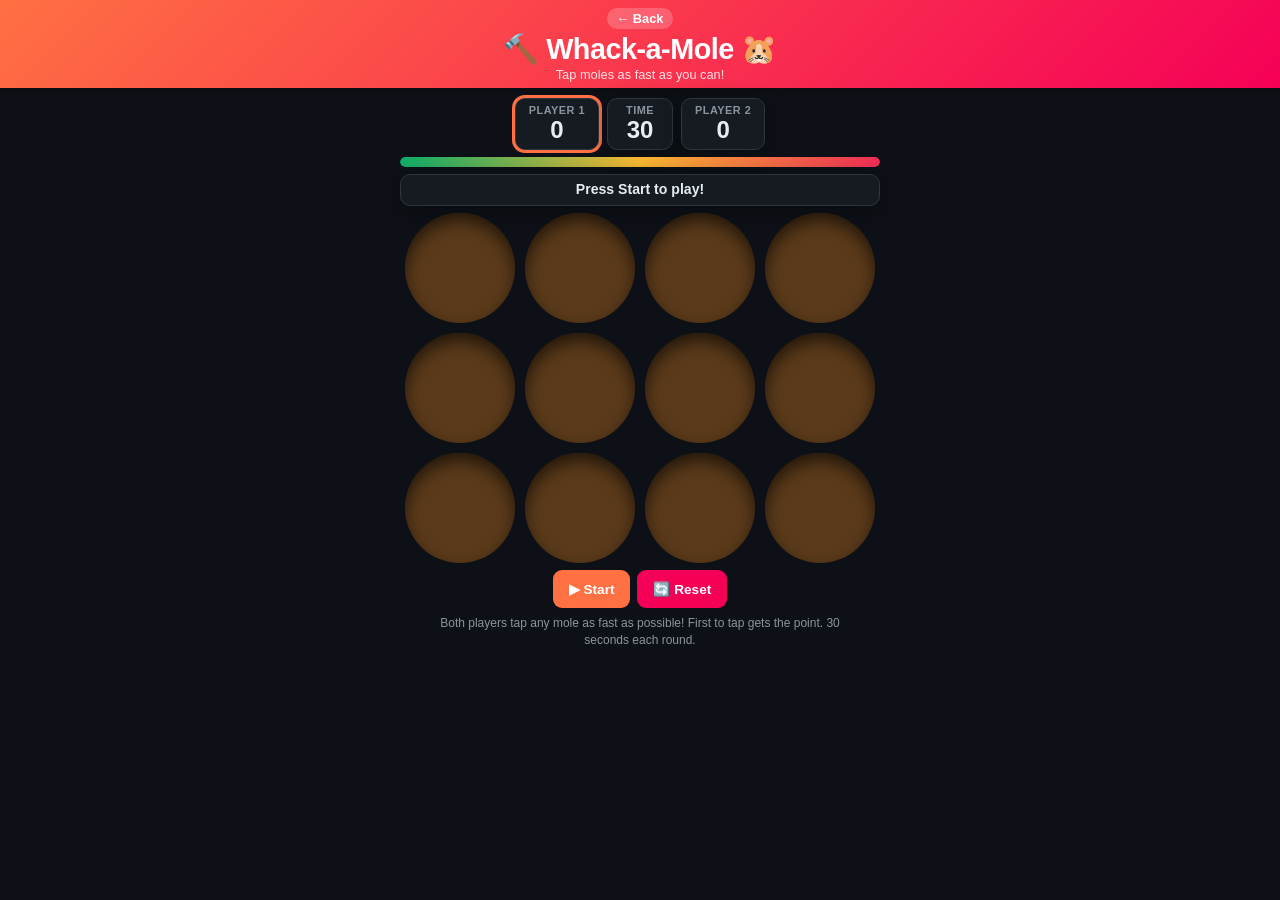
<file: games/whack-a-mole/index.html>
<!DOCTYPE html>
<html lang="en">
<head>
  <meta charset="UTF-8" />
  <meta name="viewport" content="width=device-width, initial-scale=1.0" />
  <title>Whack-a-Mole 🔨</title>
  <link rel="stylesheet" href="../../css/styles.css" />
  <style>
    html, body { overflow: hidden; }

    #wam-grid {
      display: grid;
      gap: 10px;
      touch-action: manipulation;
    }

    .wam-hole {
      border-radius: 50%;
      background: #5a3a1a;
      display: flex;
      align-items: center;
      justify-content: center;
      cursor: pointer;
      position: relative;
      overflow: hidden;
      box-shadow: inset 0 8px 16px rgba(0,0,0,.6);
      -webkit-user-select: none;
      user-select: none;
      transition: transform .07s;
    }

    .wam-hole:active { transform: scale(.93); }

    .wam-mole {
      position: absolute;
      bottom: 0;
      font-size: 2.2rem;
      line-height: 1;
      transform: translateY(100%);
      transition: transform .18s cubic-bezier(.34,1.56,.64,1);
      pointer-events: none;
    }

    .wam-hole.up .wam-mole {
      transform: translateY(10%);
    }

    .wam-hole.whacked .wam-mole {
      filter: brightness(2) saturate(0);
      transform: translateY(100%) scale(.7);
      transition: transform .15s ease-in;
    }

    /* Timer bar */
    .timer-wrap {
      width: 100%;
      max-width: 480px;
      height: 10px;
      background: rgba(0,0,0,.12);
      border-radius: 5px;
      overflow: hidden;
    }

    #wam-timer-bar {
      height: 100%;
      background: linear-gradient(90deg, #0EAD69, #F7B731, #EF2D56);
      border-radius: 5px;
      width: 100%;
      transition: width .25s linear;
    }

    .p-instructions {
      font-size: .75rem;
      color: var(--color-muted);
      text-align: center;
      max-width: 440px;
      line-height: 1.4;
    }
  </style>
</head>
<body>
  <header>
    <a class="back-link" href="../../">← Back</a>
    <h1>🔨 Whack-a-Mole 🐹</h1>
    <p>Tap moles as fast as you can!</p>
  </header>

  <main>
    <div class="game-wrapper">

      <!-- Scoreboard -->
      <div class="scoreboard">
        <div class="score-box active" id="wam-score-p1">
          <div class="player-label p1-label" id="wam-label-p1">Player 1</div>
          <div class="player-score" id="wam-pts-p1">0</div>
        </div>
        <div class="score-box">
          <div class="player-label">Time</div>
          <div class="player-score" id="wam-time">30</div>
        </div>
        <div class="score-box" id="wam-score-p2">
          <div class="player-label p2-label" id="wam-label-p2">Player 2</div>
          <div class="player-score" id="wam-pts-p2">0</div>
        </div>
      </div>

      <!-- Timer bar -->
      <div class="timer-wrap">
        <div id="wam-timer-bar"></div>
      </div>

      <!-- Status -->
      <div class="status-bar" id="wam-status">Press Start to play!</div>

      <!-- Mole grid -->
      <div id="wam-grid"></div>

      <!-- Controls -->
      <div class="controls">
        <button class="btn btn-primary"   id="wam-btn-start">▶ Start</button>
        <button class="btn btn-secondary" id="wam-btn-reset">🔄 Reset</button>
      </div>

      <p class="p-instructions">Both players tap any mole as fast as possible! First to tap gets the point. 30 seconds each round.</p>

    </div>

    <!-- Win overlay -->
    <div class="win-overlay hidden" id="wam-overlay">
      <div class="win-card">
        <div class="big-emoji" id="wam-win-emoji">🏆</div>
        <h2 id="wam-win-msg">Player 1 wins!</h2>
        <p id="wam-win-sub" style="color:var(--color-muted);font-weight:600;"></p>
        <button class="btn btn-primary" id="wam-btn-again">▶ Play Again</button>
      </div>
    </div>
  </main>

  <script>
    /* ======================================================
       Whack-a-Mole — 2 players, 30-second round
       ====================================================== */

    const GAME_TIME  = 30;    // seconds
    const COLS_COUNT = 4;
    const ROWS_COUNT = 3;
    const HOLE_COUNT = COLS_COUNT * ROWS_COUNT;

    const statusEl  = document.getElementById('wam-status');
    const timeEl    = document.getElementById('wam-time');
    const timerBar  = document.getElementById('wam-timer-bar');
    const overlay   = document.getElementById('wam-overlay');
    const winEmoji  = document.getElementById('wam-win-emoji');
    const winMsg    = document.getElementById('wam-win-msg');
    const winSub    = document.getElementById('wam-win-sub');
    const gridEl    = document.getElementById('wam-grid');
    const label1El  = document.getElementById('wam-label-p1');
    const label2El  = document.getElementById('wam-label-p2');
    const scoreP1El = document.getElementById('wam-score-p1');
    const scoreP2El = document.getElementById('wam-score-p2');

    let scores = { 1: 0, 2: 0 };
    let timeLeft, gameRunning, moleTimers, countdownTimer;
    // Scoring zone: left half of columns (col < COLS_COUNT/2) awards P1, right half awards P2.
    // Both players can physically tap any mole — fastest finger wins the point.

    /* ---- Layout ---- */
    function holeSize() {
      const maxW = Math.min(window.innerWidth - 16, 480);
      const maxH = window.innerHeight - 340;
      const byW = Math.floor((maxW - (COLS_COUNT - 1) * 10) / COLS_COUNT);
      const byH = Math.floor((maxH - (ROWS_COUNT - 1) * 10) / ROWS_COUNT);
      return Math.max(48, Math.min(byW, byH, 110));
    }

    /* ---- Build grid ---- */
    function buildGrid() {
      const hs = holeSize();
      gridEl.style.gridTemplateColumns = `repeat(${COLS_COUNT}, ${hs}px)`;
      gridEl.innerHTML = '';
      for (let i = 0; i < HOLE_COUNT; i++) {
        const hole = document.createElement('div');
        hole.className = 'wam-hole';
        hole.style.width  = hs + 'px';
        hole.style.height = hs + 'px';
        const mole = document.createElement('div');
        mole.className = 'wam-mole';
        mole.textContent = '🐹';
        hole.appendChild(mole);
        hole.addEventListener('pointerdown', (e) => {
          e.preventDefault();
          whack(hole, i);
        });
        gridEl.appendChild(hole);
      }
    }

    /* ---- Game logic ---- */
    const MOLE_REPOP_PROBABILITY = 0.5;  // chance a whacked hole will pop again shortly
    function startGame() {
      scores = { 1: 0, 2: 0 };
      updateScoreDisplay();
      timeLeft = GAME_TIME;
      gameRunning = true;
      moleTimers = [];
      overlay.classList.add('hidden');
      timeEl.textContent = GAME_TIME;
      timerBar.style.width = '100%';
      statusEl.textContent = 'Go! Whack those moles! 🔨';
      buildGrid();
      scheduleMoles();
      countdownTimer = setInterval(tick, 1000);
    }

    function tick() {
      timeLeft--;
      timeEl.textContent = timeLeft;
      timerBar.style.width = (timeLeft / GAME_TIME * 100) + '%';
      if (timeLeft <= 0) endGame();
    }

    function endGame() {
      gameRunning = false;
      clearInterval(countdownTimer);
      moleTimers.forEach(clearTimeout);
      // Hide all moles
      document.querySelectorAll('.wam-hole.up').forEach(h => h.classList.remove('up'));

      const s1 = scores[1], s2 = scores[2];
      if (s1 > s2) {
        winEmoji.textContent = '🏆';
        winMsg.textContent   = `${label1El.textContent} wins!`;
      } else if (s2 > s1) {
        winEmoji.textContent = '🏆';
        winMsg.textContent   = `${label2El.textContent} wins!`;
      } else {
        winEmoji.textContent = '🤝';
        winMsg.textContent   = "It's a tie!";
      }
      winSub.textContent = `${s1} vs ${s2} whacks`;
      overlay.classList.remove('hidden');
    }

    function scheduleMoles() {
      // Keep 2-4 moles up at a time, randomise which holes
      function popMole() {
        if (!gameRunning) return;
        const holes = Array.from(document.querySelectorAll('.wam-hole:not(.up):not(.whacked)'));
        if (holes.length === 0) return;
        const hole = holes[Math.floor(Math.random() * holes.length)];
        hole.classList.add('up');
        const stayTime = 900 + Math.random() * 700;
        const t = setTimeout(() => {
          hole.classList.remove('up');
          if (gameRunning) {
            const delay = 300 + Math.random() * 400;
            moleTimers.push(setTimeout(popMole, delay));
          }
        }, stayTime);
        moleTimers.push(t);
      }

      // Start with 3 moles
      for (let i = 0; i < 3; i++) {
        moleTimers.push(setTimeout(popMole, i * 300));
      }
    }

    function whack(hole, idx) {
      if (!gameRunning || !hole.classList.contains('up')) return;
      hole.classList.remove('up');
      hole.classList.add('whacked');

      // Assign point: left half = P1, right half = P2 (by column)
      const col = idx % COLS_COUNT;
      const player = col < COLS_COUNT / 2 ? 1 : 2;
      scores[player]++;
      updateScoreDisplay();
      updateActiveHighlight(player);

      // Visual feedback then reset hole
      setTimeout(() => {
        hole.classList.remove('whacked');
        if (gameRunning) {
          setTimeout(() => {
            if (gameRunning) {
              // Randomly decide to pop again from this hole
              if (Math.random() > MOLE_REPOP_PROBABILITY) {
                hole.classList.add('up');
                const stay = 800 + Math.random() * 600;
                const t = setTimeout(() => hole.classList.remove('up'), stay);
                moleTimers.push(t);
              }
            }
          }, 400 + Math.random() * 300);
        }
      }, 300);
    }

    function updateScoreDisplay() {
      document.getElementById('wam-pts-p1').textContent = scores[1];
      document.getElementById('wam-pts-p2').textContent = scores[2];
    }

    function updateActiveHighlight(p) {
      scoreP1El.classList.toggle('active', p === 1);
      scoreP2El.classList.toggle('active', p === 2);
    }

    document.getElementById('wam-btn-start').addEventListener('click', () => {
      if (!gameRunning) startGame();
    });
    document.getElementById('wam-btn-reset').addEventListener('click', () => {
      gameRunning = false;
      clearInterval(countdownTimer);
      if (moleTimers) moleTimers.forEach(clearTimeout);
      overlay.classList.add('hidden');
      scores = { 1: 0, 2: 0 };
      updateScoreDisplay();
      timeLeft = GAME_TIME;
      timeEl.textContent = GAME_TIME;
      timerBar.style.width = '100%';
      statusEl.textContent = 'Press Start to play!';
      buildGrid();
    });
    document.getElementById('wam-btn-again').addEventListener('click', startGame);

    window.addEventListener('resize', () => {
      if (!gameRunning) buildGrid();
    });

    buildGrid();
  </script>
</body>
</html>
</file>
<file: css/styles.css>
/* =========================================================
   Casual Games – Global Stylesheet
   Modern dark theme · No-scroll layout
   ========================================================= */

*, *::before, *::after {
  box-sizing: border-box;
  margin: 0;
  padding: 0;
}

:root {
  --color-bg:       #0d1117;
  --color-surface:  #161b22;
  --color-card:     #21262d;
  --color-border:   #30363d;
  --color-primary:  #ff7043;
  --color-secondary:#f50057;
  --color-accent:   #00c853;
  --color-warning:  #ffd600;
  --color-text:     #e6edf3;
  --color-muted:    #8b949e;
  --radius:         14px;
  --shadow:         0 4px 20px rgba(0,0,0,.40);
  --transition:     .2s ease;
}

html, body {
  height: 100%;
  font-family: 'Segoe UI', 'Helvetica Neue', Arial, sans-serif;
  background: var(--color-bg);
  color: var(--color-text);
  -webkit-tap-highlight-color: transparent;
  touch-action: manipulation;
  overflow: hidden;
}

/* ---- Player label colours ---- */
.p1-label { color: var(--color-primary); }
.p2-label { color: var(--color-secondary); }

/* ---- Header ---- */
header {
  background: linear-gradient(135deg, #ff7043, #f50057);
  color: #fff;
  padding: 8px 16px 6px;
  text-align: center;
  box-shadow: 0 2px 8px rgba(0,0,0,.3);
  flex-shrink: 0;
}

header h1 {
  font-size: clamp(1.15rem, 4vw, 1.8rem);
  font-weight: 800;
  letter-spacing: -.5px;
}

header p {
  opacity: .85;
  font-size: .8rem;
  margin-top: 1px;
}

/* ---- Back link ---- */
.back-link {
  display: inline-flex;
  align-items: center;
  gap: 5px;
  color: #fff;
  text-decoration: none;
  font-size: .8rem;
  font-weight: 600;
  background: rgba(255,255,255,.2);
  border-radius: 14px;
  padding: 3px 10px;
  margin-bottom: 3px;
  transition: background var(--transition);
}

.back-link:hover, .back-link:focus {
  background: rgba(255,255,255,.35);
}

/* ---- Main layout ---- */
main {
  max-width: 900px;
  margin: 0 auto;
  padding: 10px 12px;
  width: 100%;
}

/* ---- Game cards grid ---- */
.games-grid {
  display: grid;
  grid-template-columns: repeat(auto-fill, minmax(155px, 1fr));
  gap: 14px;
}

.game-card {
  background: var(--color-card);
  border: 1px solid var(--color-border);
  border-radius: var(--radius);
  box-shadow: var(--shadow);
  padding: 18px 12px 14px;
  text-align: center;
  text-decoration: none;
  color: var(--color-text);
  display: flex;
  flex-direction: column;
  align-items: center;
  gap: 7px;
  transition: transform var(--transition), box-shadow var(--transition);
  cursor: pointer;
  -webkit-user-select: none;
  user-select: none;
}

.game-card:hover, .game-card:focus {
  transform: translateY(-3px);
  box-shadow: 0 8px 28px rgba(0,0,0,.50);
  outline: none;
  border-color: var(--color-primary);
}

.game-card:active {
  transform: translateY(0);
}

.game-card .emoji {
  font-size: 2.6rem;
  line-height: 1;
}

.game-card h2 {
  font-size: 1rem;
  font-weight: 700;
}

.game-card p {
  font-size: .76rem;
  color: var(--color-muted);
  line-height: 1.3;
}

.badge {
  display: inline-block;
  background: var(--color-primary);
  color: #fff;
  border-radius: 10px;
  padding: 2px 8px;
  font-size: .68rem;
  font-weight: 600;
}

/* ---- Game page common styles ---- */
.game-wrapper {
  display: flex;
  flex-direction: column;
  align-items: center;
  gap: 7px;
}

/* ---- Status / announcement bar ---- */
.status-bar {
  width: 100%;
  max-width: 480px;
  background: var(--color-surface);
  border: 1px solid var(--color-border);
  border-radius: 10px;
  box-shadow: var(--shadow);
  padding: 6px 14px;
  text-align: center;
  font-size: .88rem;
  font-weight: 700;
  min-height: 32px;
  color: var(--color-text);
}

/* ---- Controls row ---- */
.controls {
  display: flex;
  flex-wrap: wrap;
  gap: 7px;
  justify-content: center;
  width: 100%;
  max-width: 480px;
}

/* ---- Buttons ---- */
.btn {
  display: inline-flex;
  align-items: center;
  justify-content: center;
  gap: 5px;
  padding: 7px 16px;
  font-size: .85rem;
  font-weight: 700;
  border: none;
  border-radius: 9px;
  cursor: pointer;
  transition: filter var(--transition), transform var(--transition);
  -webkit-user-select: none;
  user-select: none;
  min-height: 38px;
}

.btn:active {
  transform: scale(.96);
}

.btn-primary   { background: var(--color-primary);   color: #fff; }
.btn-secondary { background: var(--color-secondary); color: #fff; }
.btn-accent    { background: var(--color-accent);    color: #fff; }
.btn-warning   { background: var(--color-warning);   color: #0d1117; }

.btn:hover, .btn:focus {
  filter: brightness(1.08);
  outline: none;
}

/* ---- Select / label ---- */
label {
  font-weight: 600;
  font-size: .82rem;
  display: flex;
  align-items: center;
  gap: 5px;
  color: var(--color-text);
}

select {
  font-size: .82rem;
  font-weight: 600;
  padding: 5px 9px;
  border: 2px solid var(--color-primary);
  border-radius: 8px;
  background: var(--color-surface);
  cursor: pointer;
  min-height: 34px;
  color: var(--color-text);
}

/* ---- Score board ---- */
.scoreboard {
  display: flex;
  gap: 8px;
  justify-content: center;
  flex-wrap: wrap;
}

.score-box {
  background: var(--color-surface);
  border: 1px solid var(--color-border);
  border-radius: 10px;
  box-shadow: var(--shadow);
  padding: 5px 13px;
  text-align: center;
  min-width: 66px;
}

.score-box .player-label {
  font-size: .68rem;
  font-weight: 600;
  text-transform: uppercase;
  letter-spacing: .5px;
  color: var(--color-muted);
}

.score-box .player-score {
  font-size: 1.5rem;
  font-weight: 800;
  color: var(--color-text);
}

.score-box.active {
  box-shadow: 0 0 0 3px var(--color-primary);
}

/* ---- Shared name input row ---- */
.name-row {
  display: flex;
  gap: 8px;
  flex-wrap: wrap;
  justify-content: center;
}

.name-row input {
  font-size: .88rem;
  font-weight: 700;
  padding: 5px 10px;
  border: 2px solid var(--color-primary);
  border-radius: 8px;
  width: 128px;
  min-height: 36px;
  color: var(--color-text);
  background: var(--color-surface);
}

.name-row input:focus {
  outline: none;
  border-color: var(--color-secondary);
}

/* ---- Win overlay ---- */
.win-overlay {
  position: fixed;
  inset: 0;
  background: rgba(0,0,0,.55);
  display: flex;
  align-items: center;
  justify-content: center;
  z-index: 100;
  padding: 20px;
  animation: fadeIn .25s ease;
}

@keyframes fadeIn {
  from { opacity: 0; }
  to   { opacity: 1; }
}

.win-card {
  background: var(--color-surface);
  border: 1px solid var(--color-border);
  border-radius: 20px;
  padding: 28px 24px;
  text-align: center;
  box-shadow: 0 12px 48px rgba(0,0,0,.6);
  max-width: 300px;
  width: 100%;
  display: flex;
  flex-direction: column;
  align-items: center;
  gap: 12px;
}

.win-card .big-emoji {
  font-size: 4rem;
  line-height: 1;
  animation: bounce .6s ease infinite alternate;
}

@keyframes bounce {
  from { transform: translateY(0); }
  to   { transform: translateY(-10px); }
}

.win-card h2 {
  font-size: 1.4rem;
  font-weight: 800;
  color: var(--color-text);
}

.hidden {
  display: none !important;
}

/* ---- Responsive ---- */
@media (max-width: 420px) {
  .games-grid {
    grid-template-columns: 1fr 1fr;
    gap: 10px;
  }

  .game-card {
    padding: 14px 8px 12px;
  }

  .game-card .emoji {
    font-size: 2rem;
  }
}
</file>
